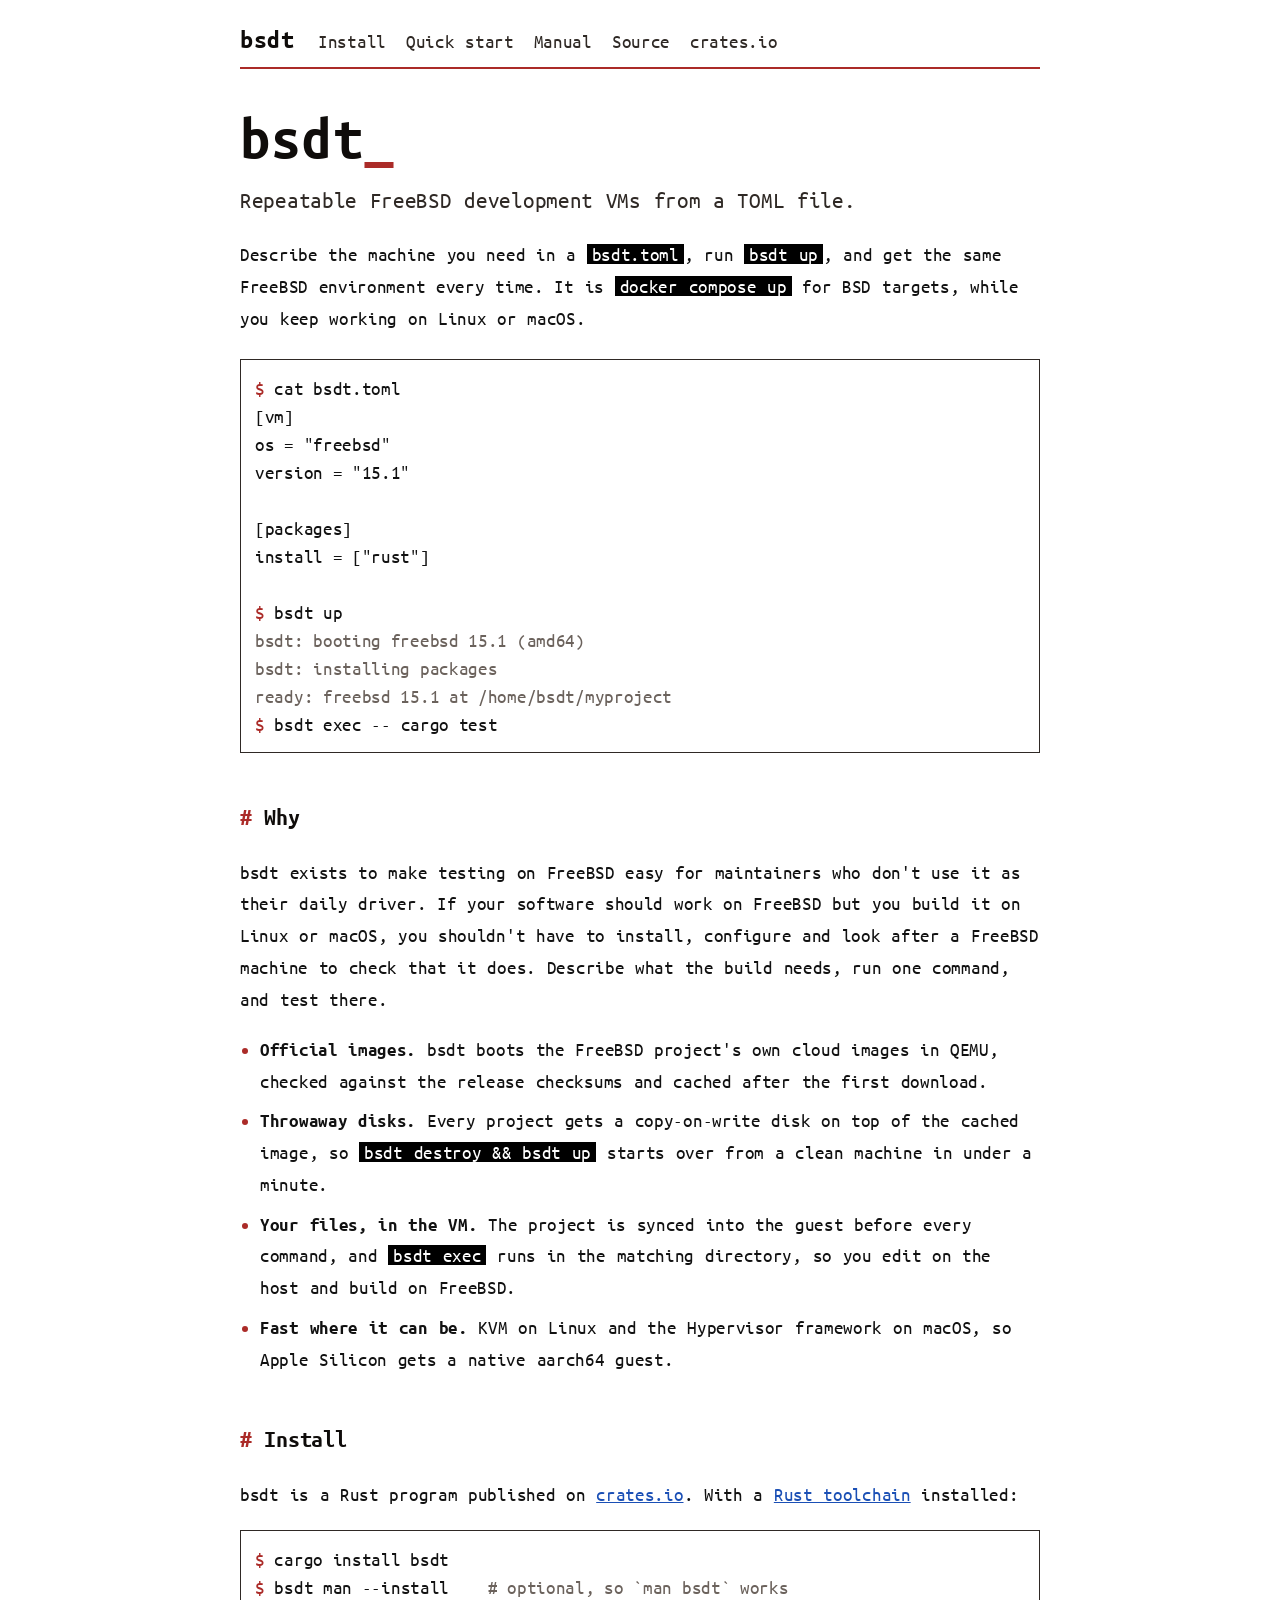
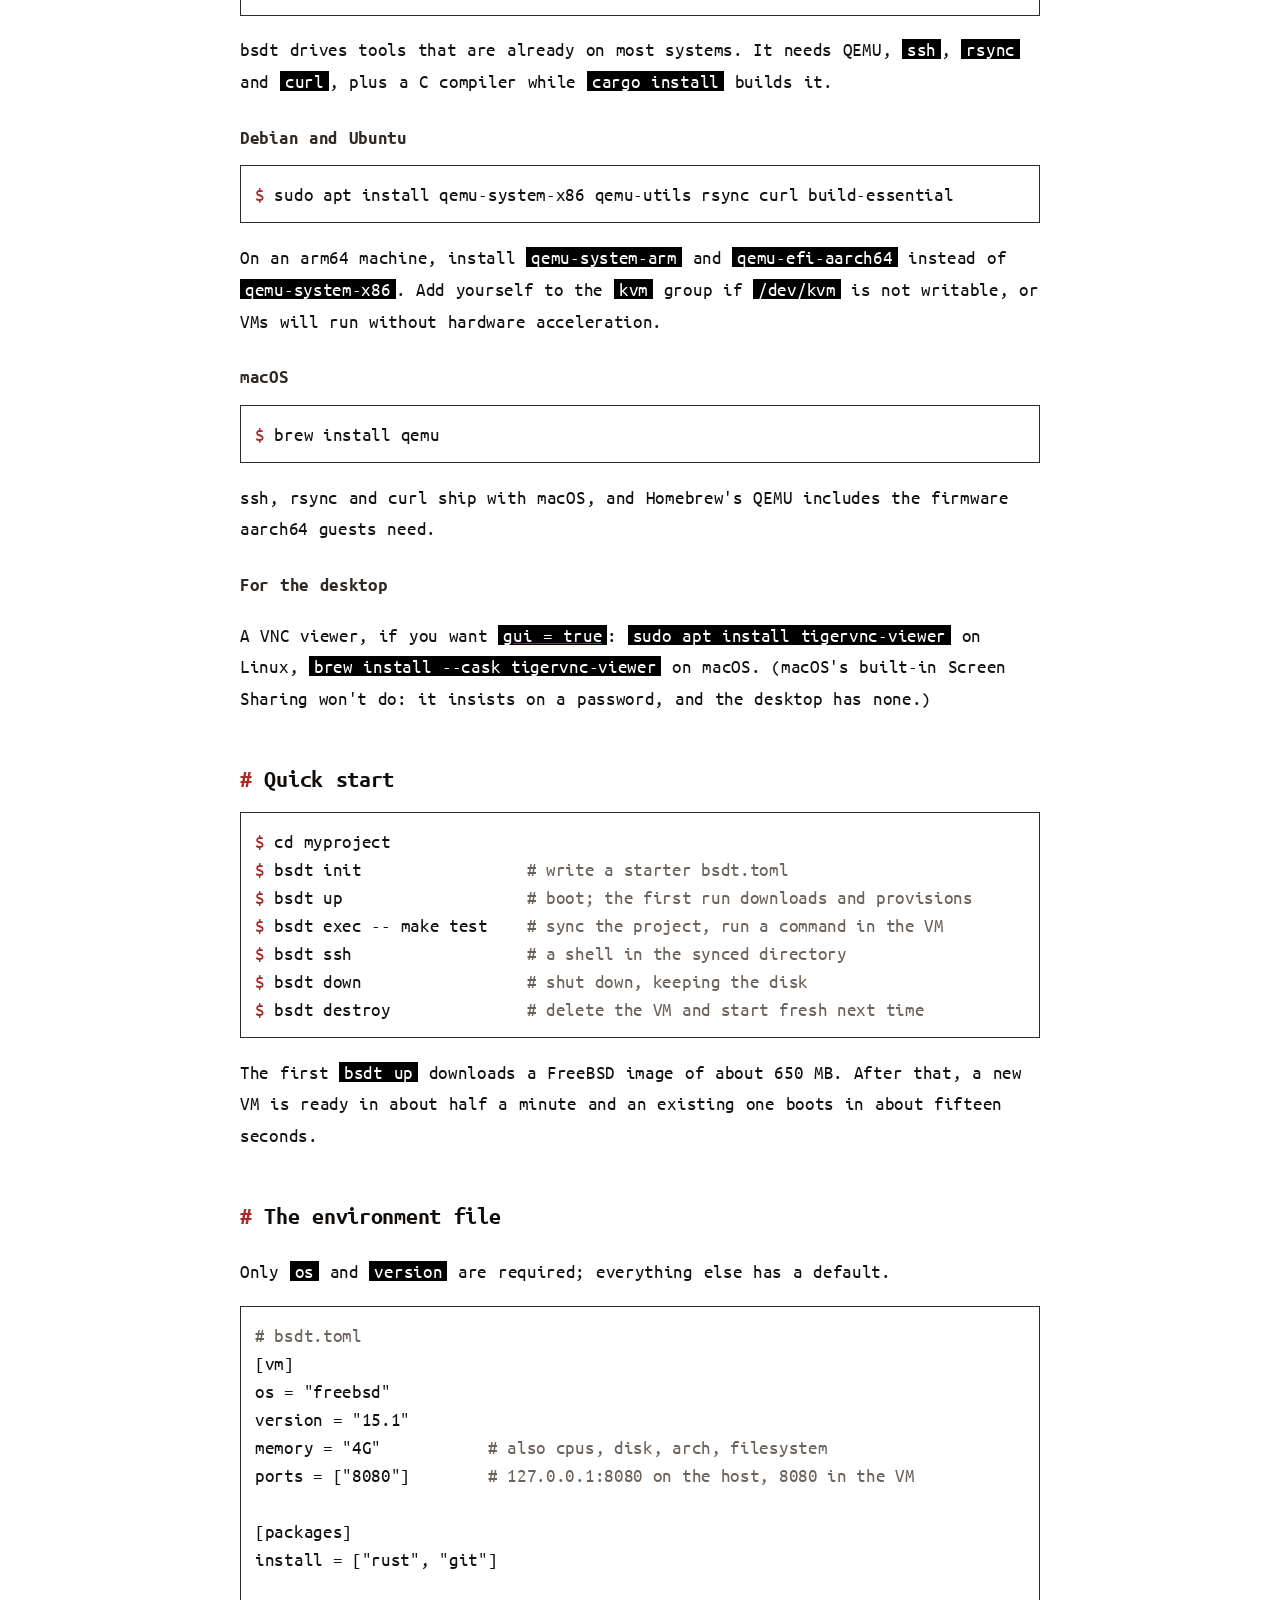
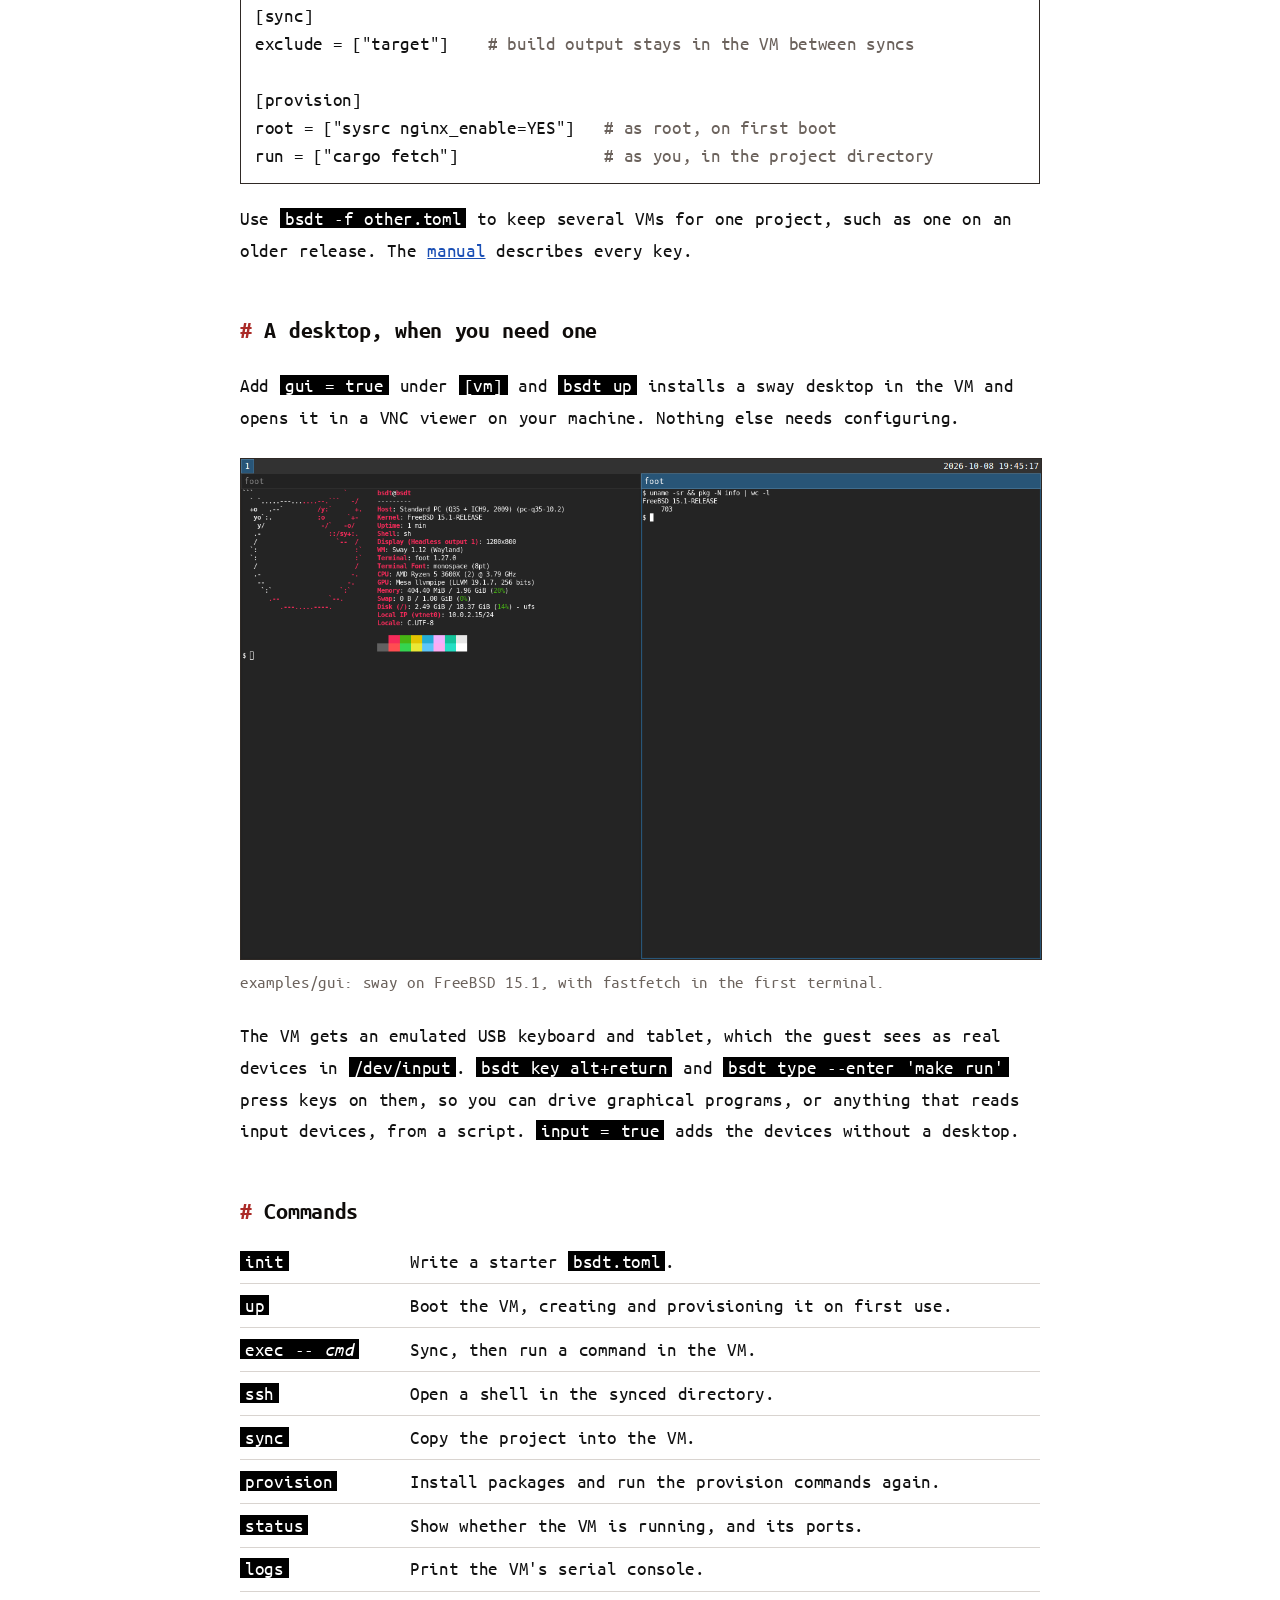
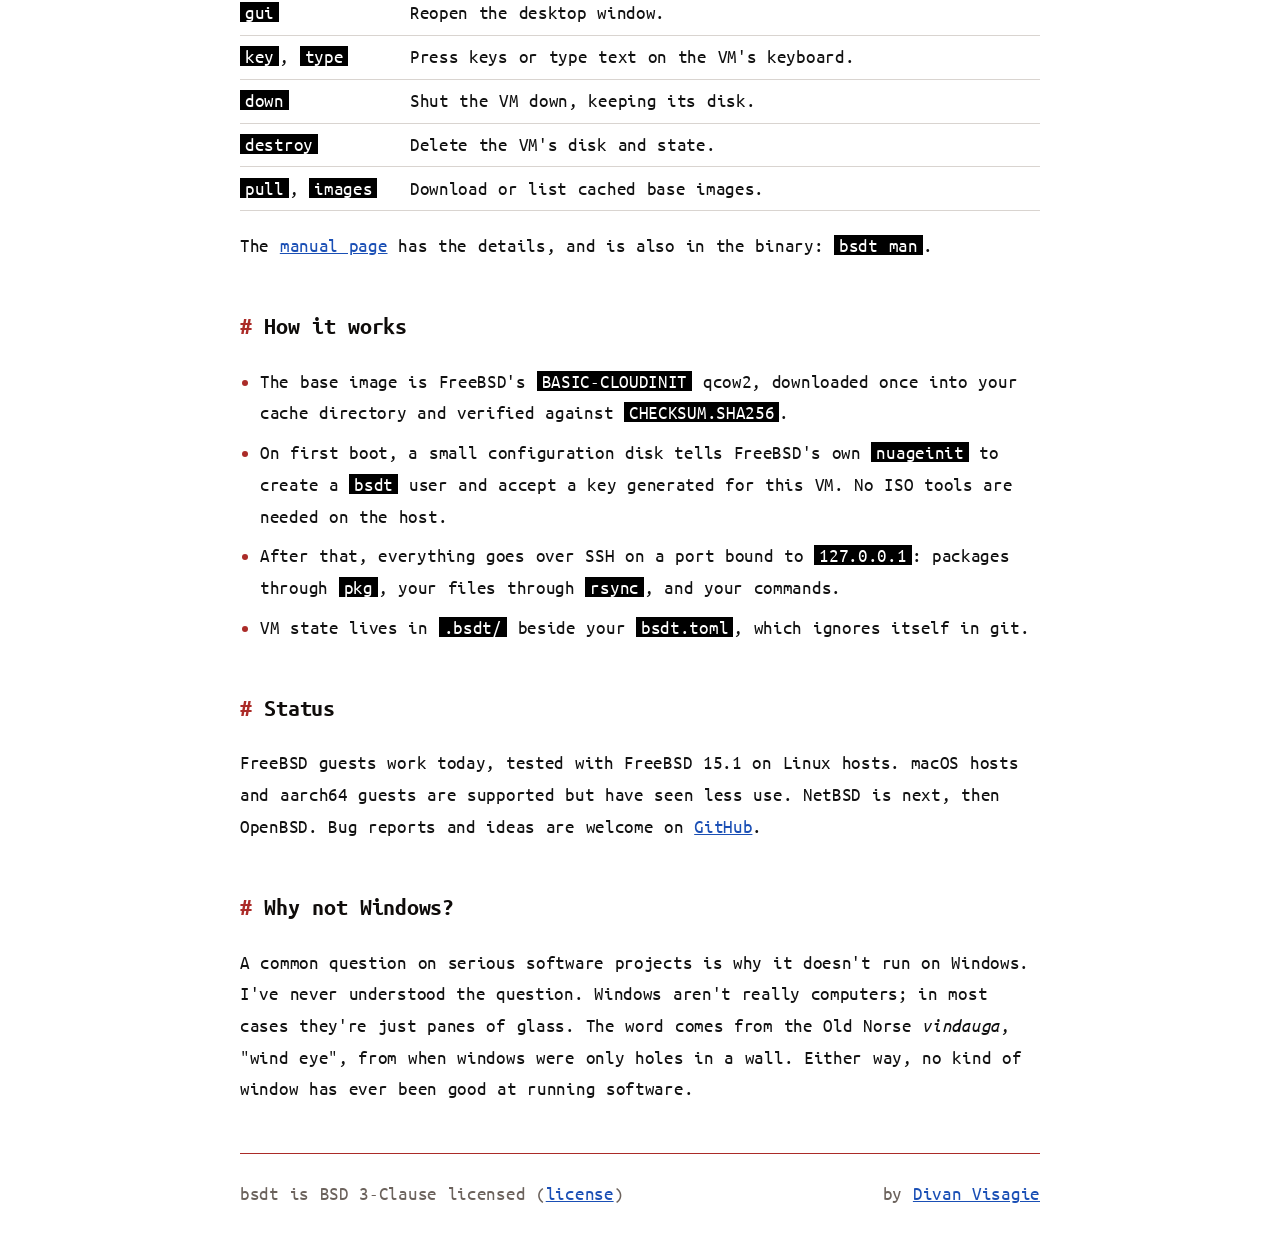
<file: docs/index.html>
<!DOCTYPE html>
<html lang="en">
<head>
  <meta charset="utf-8">
  <meta name="viewport" content="width=device-width, initial-scale=1.0">
  <meta name="description" content="bsdt boots repeatable FreeBSD development VMs from a TOML file, from Linux or macOS.">
  <title>bsdt: repeatable FreeBSD development VMs</title>
  <link rel="canonical" href="https://bsdt.divanv.com/">
  <!-- Link previews in chat apps and social sites. Image URLs must be absolute. -->
  <meta property="og:type" content="website">
  <meta property="og:site_name" content="bsdt">
  <meta property="og:title" content="bsdt: repeatable FreeBSD development VMs">
  <meta property="og:description" content="bsdt boots repeatable FreeBSD development VMs from a TOML file, from Linux or macOS.">
  <meta property="og:url" content="https://bsdt.divanv.com/">
  <meta property="og:image" content="https://bsdt.divanv.com/desktop.png">
  <meta property="og:image:width" content="1280">
  <meta property="og:image:height" content="800">
  <meta property="og:image:alt" content="A sway desktop running in a FreeBSD 15.1 VM started by bsdt, with fastfetch in a terminal.">
  <meta name="twitter:card" content="summary_large_image">
  <meta name="twitter:title" content="bsdt: repeatable FreeBSD development VMs">
  <meta name="twitter:description" content="bsdt boots repeatable FreeBSD development VMs from a TOML file, from Linux or macOS.">
  <meta name="twitter:image" content="https://bsdt.divanv.com/desktop.png">
  <link rel="preload" href="fonts/UbuntuMono-Regular.woff2" as="font" type="font/woff2" crossorigin>
  <link rel="stylesheet" href="style.css">
</head>
<body class="home">
<nav class="nav">
  <a class="nav-title" href="index.html">bsdt</a>
  <ul>
    <li><a href="index.html#install">Install</a></li>
    <li><a href="index.html#quick-start">Quick start</a></li>
    <li><a href="bsdt.1.html">Manual</a></li>
    <li><a href="https://github.com/divanvisagie/bsdt">Source</a></li>
    <li><a href="https://crates.io/crates/bsdt">crates.io</a></li>
  </ul>
</nav>
<main>
<header class="hero">
  <h1>bsdt</h1>
  <p class="tagline">Repeatable FreeBSD development VMs from a TOML file.</p>
  <p>
    Describe the machine you need in a <code>bsdt.toml</code>, run
    <code>bsdt up</code>, and get the same FreeBSD environment every time.
    It is <code>docker compose up</code> for BSD targets, while you keep
    working on Linux or macOS.
  </p>
</header>

<pre class="terminal"><span class="prompt">$</span> cat bsdt.toml
[vm]
os = "freebsd"
version = "15.1"

[packages]
install = ["rust"]

<span class="prompt">$</span> bsdt up
<span class="out">bsdt: booting freebsd 15.1 (amd64)
bsdt: installing packages
ready: freebsd 15.1 at /home/bsdt/myproject</span>
<span class="prompt">$</span> bsdt exec -- cargo test</pre>

<section id="why">
  <h2><a href="#why">Why</a></h2>
  <p>bsdt exists to make testing on FreeBSD easy for maintainers who don't
    use it as their daily driver. If your software should work on FreeBSD
    but you build it on Linux or macOS, you shouldn't have to install,
    configure and look after a FreeBSD machine to check that it does.
    Describe what the build needs, run one command, and test there.</p>
  <ul class="points">
    <li><strong>Official images.</strong> bsdt boots the FreeBSD project's
      own cloud images in QEMU, checked against the release checksums and
      cached after the first download.</li>
    <li><strong>Throwaway disks.</strong> Every project gets a copy-on-write
      disk on top of the cached image, so <code>bsdt destroy &amp;&amp; bsdt up</code>
      starts over from a clean machine in under a minute.</li>
    <li><strong>Your files, in the VM.</strong> The project is synced into
      the guest before every command, and <code>bsdt exec</code> runs in the
      matching directory, so you edit on the host and build on FreeBSD.</li>
    <li><strong>Fast where it can be.</strong> KVM on Linux and the
      Hypervisor framework on macOS, so Apple Silicon gets a native aarch64
      guest.</li>
  </ul>
</section>

<section id="install">
  <h2><a href="#install">Install</a></h2>
  <p>bsdt is a Rust program published on
    <a href="https://crates.io/crates/bsdt">crates.io</a>. With a
    <a href="https://rustup.rs">Rust toolchain</a> installed:</p>
  <pre><span class="prompt">$</span> cargo install bsdt
<span class="prompt">$</span> bsdt man --install    <span class="comment"># optional, so `man bsdt` works</span></pre>

  <p>bsdt drives tools that are already on most systems. It needs QEMU,
    <code>ssh</code>, <code>rsync</code> and <code>curl</code>, plus a C
    compiler while <code>cargo install</code> builds it.</p>

  <h3>Debian and Ubuntu</h3>
  <pre><span class="prompt">$</span> sudo apt install qemu-system-x86 qemu-utils rsync curl build-essential</pre>
  <p>On an arm64 machine, install <code>qemu-system-arm</code> and
    <code>qemu-efi-aarch64</code> instead of <code>qemu-system-x86</code>.
    Add yourself to the <code>kvm</code> group if
    <code>/dev/kvm</code> is not writable, or VMs will run without
    hardware acceleration.</p>

  <h3>macOS</h3>
  <pre><span class="prompt">$</span> brew install qemu</pre>
  <p>ssh, rsync and curl ship with macOS, and Homebrew's QEMU includes
    the firmware aarch64 guests need.</p>

  <h3>For the desktop</h3>
  <p>A VNC viewer, if you want <a href="#desktop"><code>gui = true</code></a>:
    <code>sudo apt install tigervnc-viewer</code> on Linux,
    <code>brew install --cask tigervnc-viewer</code> on macOS. (macOS's
    built-in Screen Sharing won't do: it insists on a password, and the
    desktop has none.)</p>
</section>

<section id="quick-start">
  <h2><a href="#quick-start">Quick start</a></h2>
  <pre><span class="prompt">$</span> cd myproject
<span class="prompt">$</span> bsdt init                 <span class="comment"># write a starter bsdt.toml</span>
<span class="prompt">$</span> bsdt up                   <span class="comment"># boot; the first run downloads and provisions</span>
<span class="prompt">$</span> bsdt exec -- make test    <span class="comment"># sync the project, run a command in the VM</span>
<span class="prompt">$</span> bsdt ssh                  <span class="comment"># a shell in the synced directory</span>
<span class="prompt">$</span> bsdt down                 <span class="comment"># shut down, keeping the disk</span>
<span class="prompt">$</span> bsdt destroy              <span class="comment"># delete the VM and start fresh next time</span></pre>
  <p>The first <code>bsdt up</code> downloads a FreeBSD image of about
    650&nbsp;MB. After that, a new VM is ready in about half a minute and
    an existing one boots in about fifteen seconds.</p>
</section>

<section id="config">
  <h2><a href="#config">The environment file</a></h2>
  <p>Only <code>os</code> and <code>version</code> are required; everything
    else has a default.</p>
  <pre><span class="comment"># bsdt.toml</span>
[vm]
os = "freebsd"
version = "15.1"
memory = "4G"           <span class="comment"># also cpus, disk, arch, filesystem</span>
ports = ["8080"]        <span class="comment"># 127.0.0.1:8080 on the host, 8080 in the VM</span>

[packages]
install = ["rust", "git"]

[sync]
exclude = ["target"]    <span class="comment"># build output stays in the VM between syncs</span>

[provision]
root = ["sysrc nginx_enable=YES"]   <span class="comment"># as root, on first boot</span>
run = ["cargo fetch"]               <span class="comment"># as you, in the project directory</span></pre>
  <p>Use <code>bsdt -f other.toml</code> to keep several VMs for one project,
    such as one on an older release. The
    <a href="bsdt.1.html#ENVIRONMENT_FILE">manual</a> describes every key.</p>
</section>

<section id="desktop">
  <h2><a href="#desktop">A desktop, when you need one</a></h2>
  <p>Add <code>gui = true</code> under <code>[vm]</code> and
    <code>bsdt up</code> installs a sway desktop in the VM and opens it in a
    VNC viewer on your machine. Nothing else needs configuring.</p>
  <figure>
    <img src="desktop.png" width="1280" height="800"
         alt="A sway desktop running in a FreeBSD 15.1 VM with two foot terminals. The left one shows fastfetch: FreeBSD 15.1-RELEASE, Sway 1.12 on a 1280x800 headless output, rendered by Mesa llvmpipe. The right one shows uname -sr printing FreeBSD 15.1-RELEASE.">
    <figcaption>examples/gui: sway on FreeBSD 15.1, with fastfetch in the
      first terminal.</figcaption>
  </figure>
  <p>The VM gets an emulated USB keyboard and tablet, which the guest sees
    as real devices in <code>/dev/input</code>. <code>bsdt key alt+return</code>
    and <code>bsdt type --enter 'make run'</code> press keys on them, so you
    can drive graphical programs, or anything that reads input devices,
    from a script. <code>input = true</code> adds the devices without a
    desktop.</p>
</section>

<section id="commands">
  <h2><a href="#commands">Commands</a></h2>
  <table>
    <tr><td><code>init</code></td><td>Write a starter <code>bsdt.toml</code>.</td></tr>
    <tr><td><code>up</code></td><td>Boot the VM, creating and provisioning it on first use.</td></tr>
    <tr><td><code>exec -- <var>cmd</var></code></td><td>Sync, then run a command in the VM.</td></tr>
    <tr><td><code>ssh</code></td><td>Open a shell in the synced directory.</td></tr>
    <tr><td><code>sync</code></td><td>Copy the project into the VM.</td></tr>
    <tr><td><code>provision</code></td><td>Install packages and run the provision commands again.</td></tr>
    <tr><td><code>status</code></td><td>Show whether the VM is running, and its ports.</td></tr>
    <tr><td><code>logs</code></td><td>Print the VM's serial console.</td></tr>
    <tr><td><code>gui</code></td><td>Reopen the desktop window.</td></tr>
    <tr><td><code>key</code>, <code>type</code></td><td>Press keys or type text on the VM's keyboard.</td></tr>
    <tr><td><code>down</code></td><td>Shut the VM down, keeping its disk.</td></tr>
    <tr><td><code>destroy</code></td><td>Delete the VM's disk and state.</td></tr>
    <tr><td><code>pull</code>, <code>images</code></td><td>Download or list cached base images.</td></tr>
  </table>
  <p>The <a href="bsdt.1.html">manual page</a> has the details, and is also
    in the binary: <code>bsdt man</code>.</p>
</section>

<section id="how">
  <h2><a href="#how">How it works</a></h2>
  <ul class="points">
    <li>The base image is FreeBSD's <code>BASIC-CLOUDINIT</code> qcow2,
      downloaded once into your cache directory and verified against
      <code>CHECKSUM.SHA256</code>.</li>
    <li>On first boot, a small configuration disk tells FreeBSD's own
      <code>nuageinit</code> to create a <code>bsdt</code> user and accept a
      key generated for this VM. No ISO tools are needed on the host.</li>
    <li>After that, everything goes over SSH on a port bound to
      <code>127.0.0.1</code>: packages through <code>pkg</code>, your files
      through <code>rsync</code>, and your commands.</li>
    <li>VM state lives in <code>.bsdt/</code> beside your
      <code>bsdt.toml</code>, which ignores itself in git.</li>
  </ul>
</section>

<section id="status">
  <h2><a href="#status">Status</a></h2>
  <p>FreeBSD guests work today, tested with FreeBSD 15.1 on Linux hosts.
    macOS hosts and aarch64 guests are supported but have seen less use.
    NetBSD is next, then OpenBSD. Bug reports and ideas are welcome on
    <a href="https://github.com/divanvisagie/bsdt/issues">GitHub</a>.</p>
</section>

<section id="windows">
  <h2><a href="#windows">Why not Windows?</a></h2>
  <p>A common question on serious software projects is why it doesn't run
    on Windows. I've never understood the question. Windows aren't really
    computers; in most cases they're just panes of glass. The word comes
    from the Old Norse <i>vindauga</i>, "wind eye", from when windows were
    only holes in a wall. Either way, no kind of window has ever been good
    at running software.</p>
</section>
</main>
<footer class="footer">
  <span>bsdt is BSD 3-Clause licensed (<a href="LICENSE.html">license</a>)</span>
  <span>by <a href="https://divanv.com">Divan Visagie</a></span>
</footer>
</body>
</html>
</file>
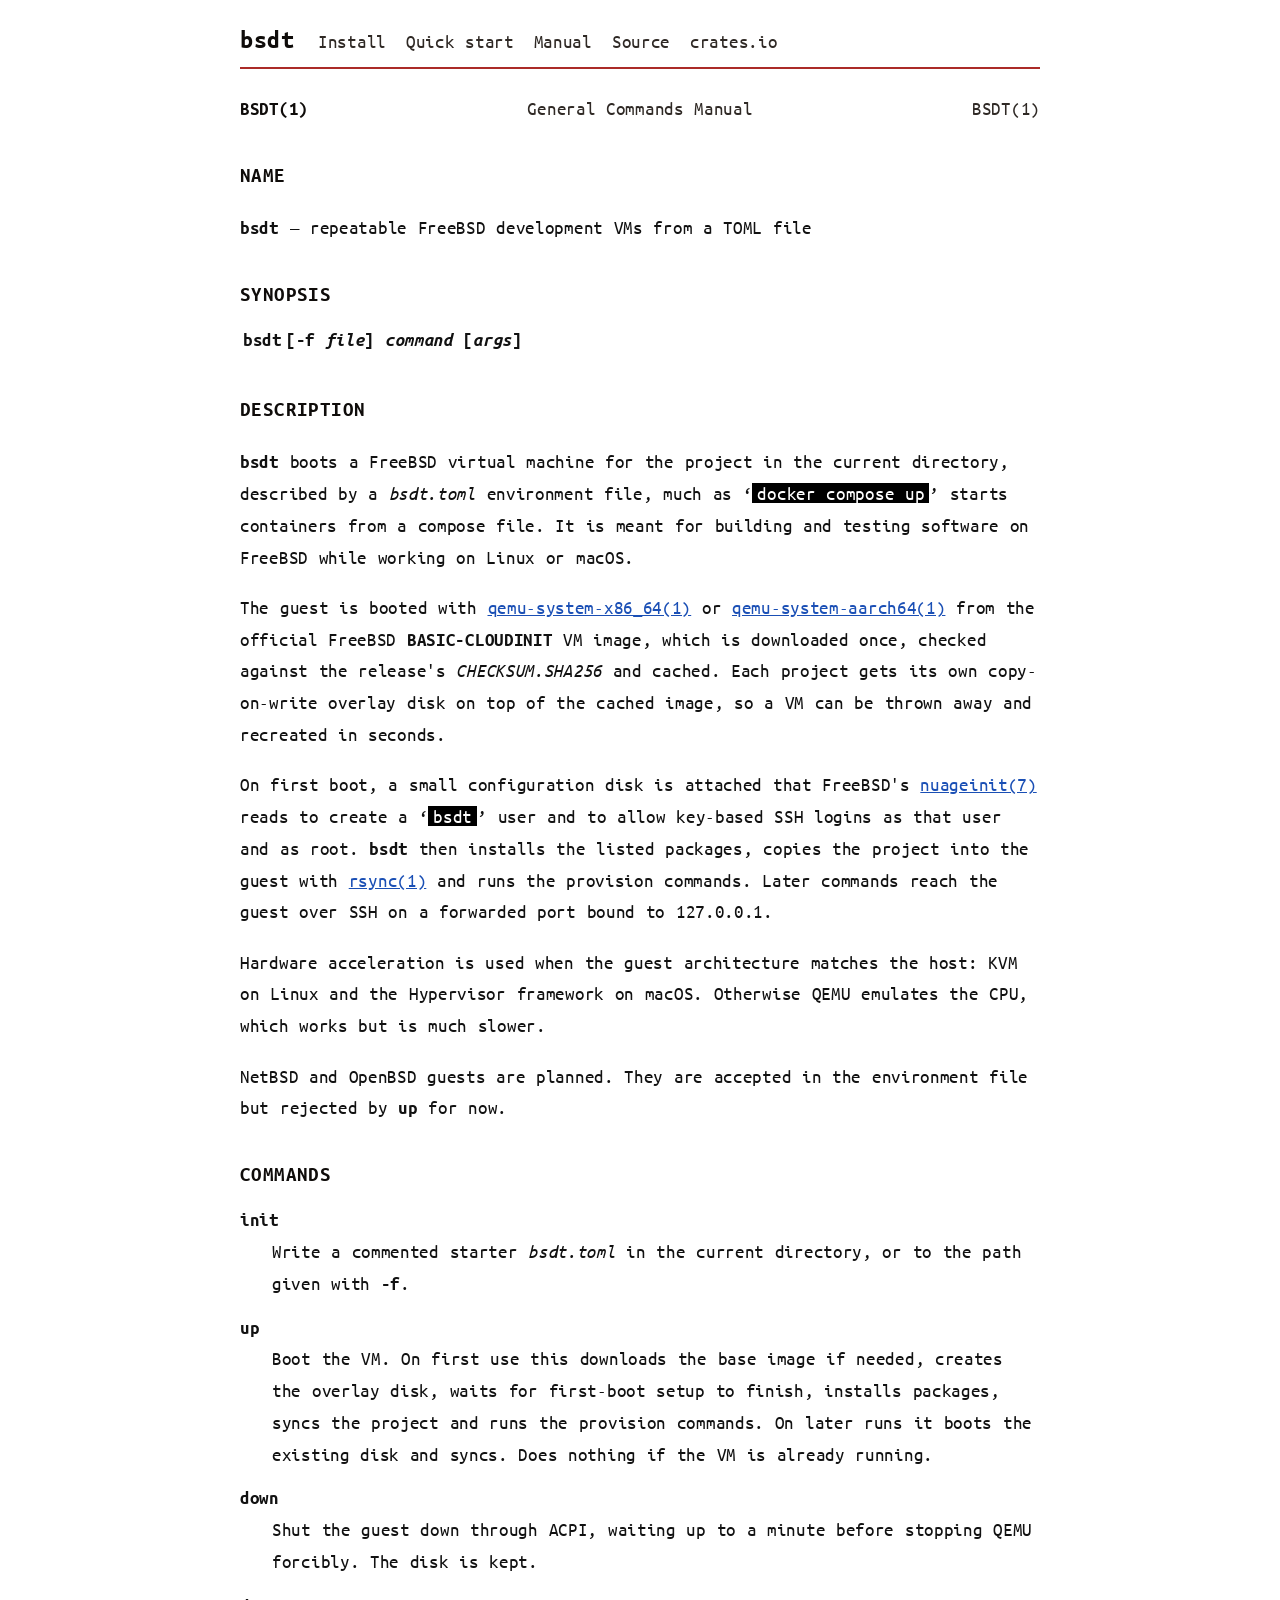
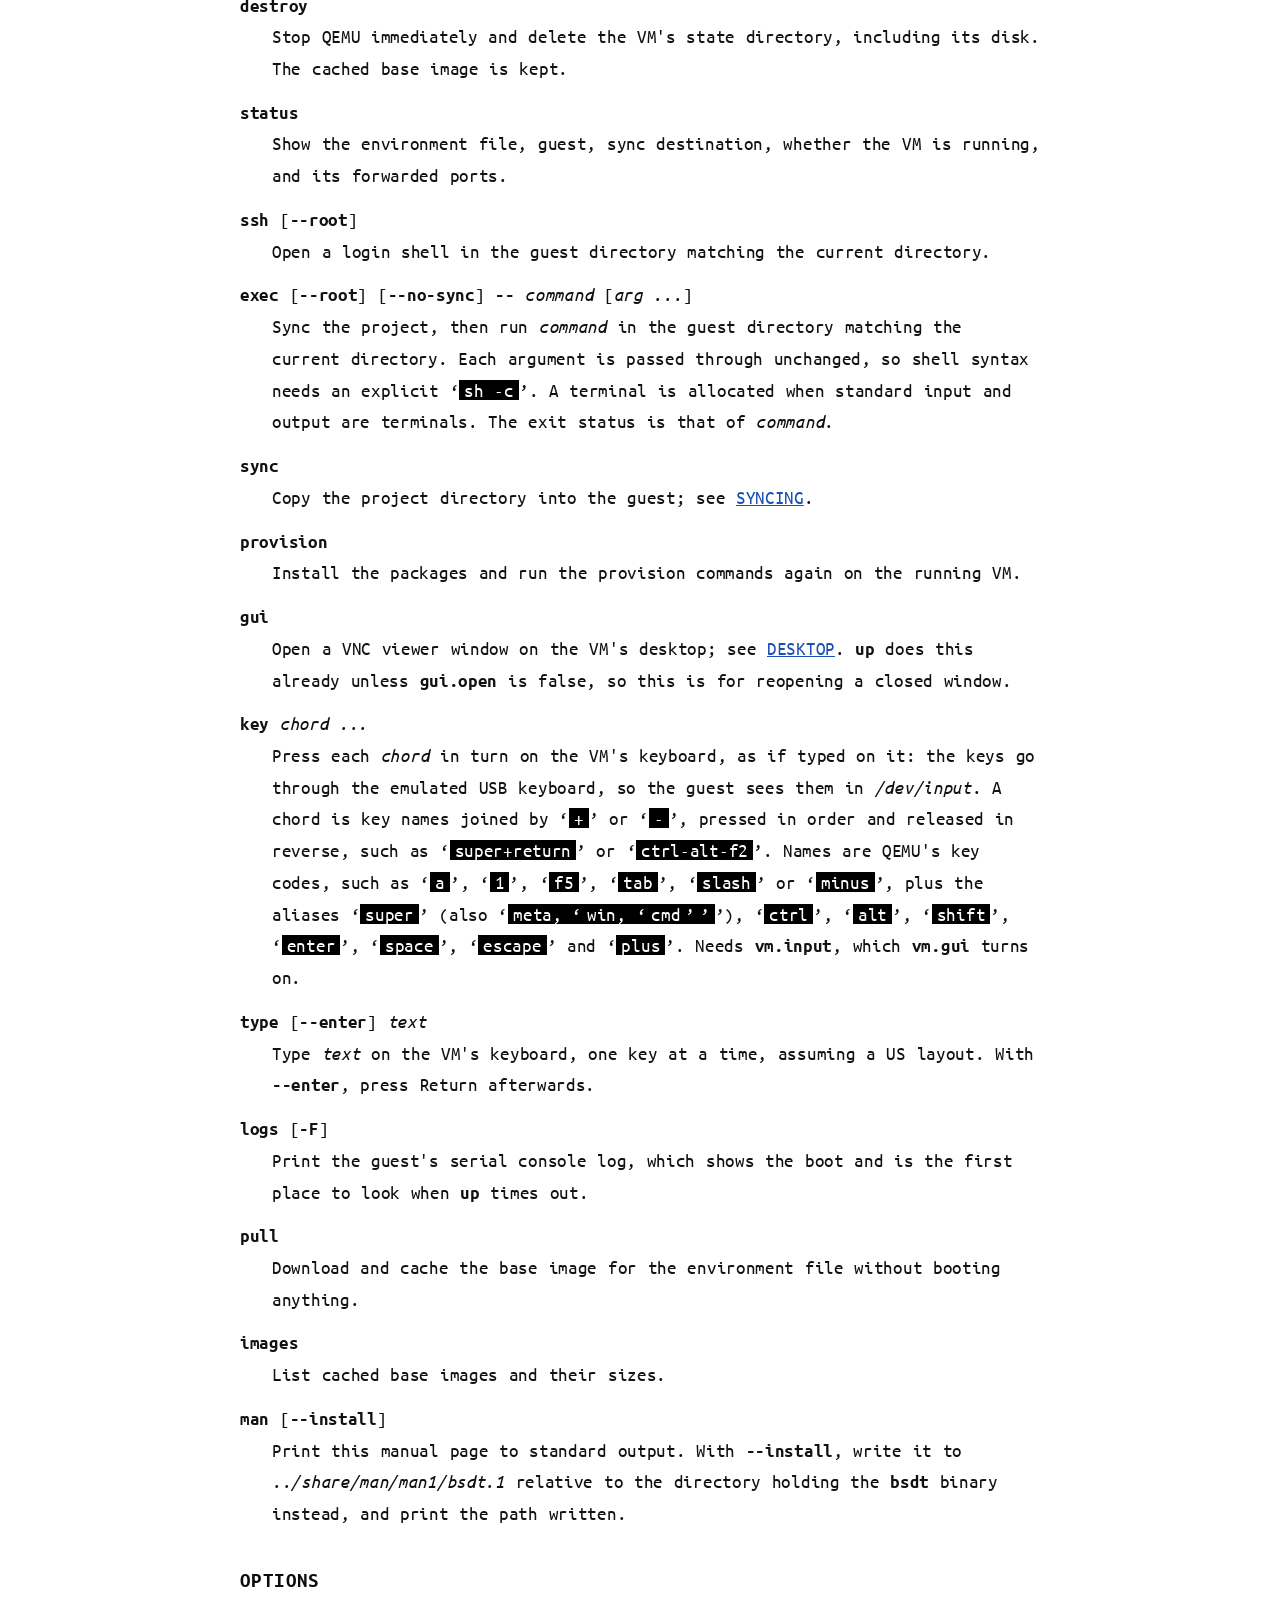
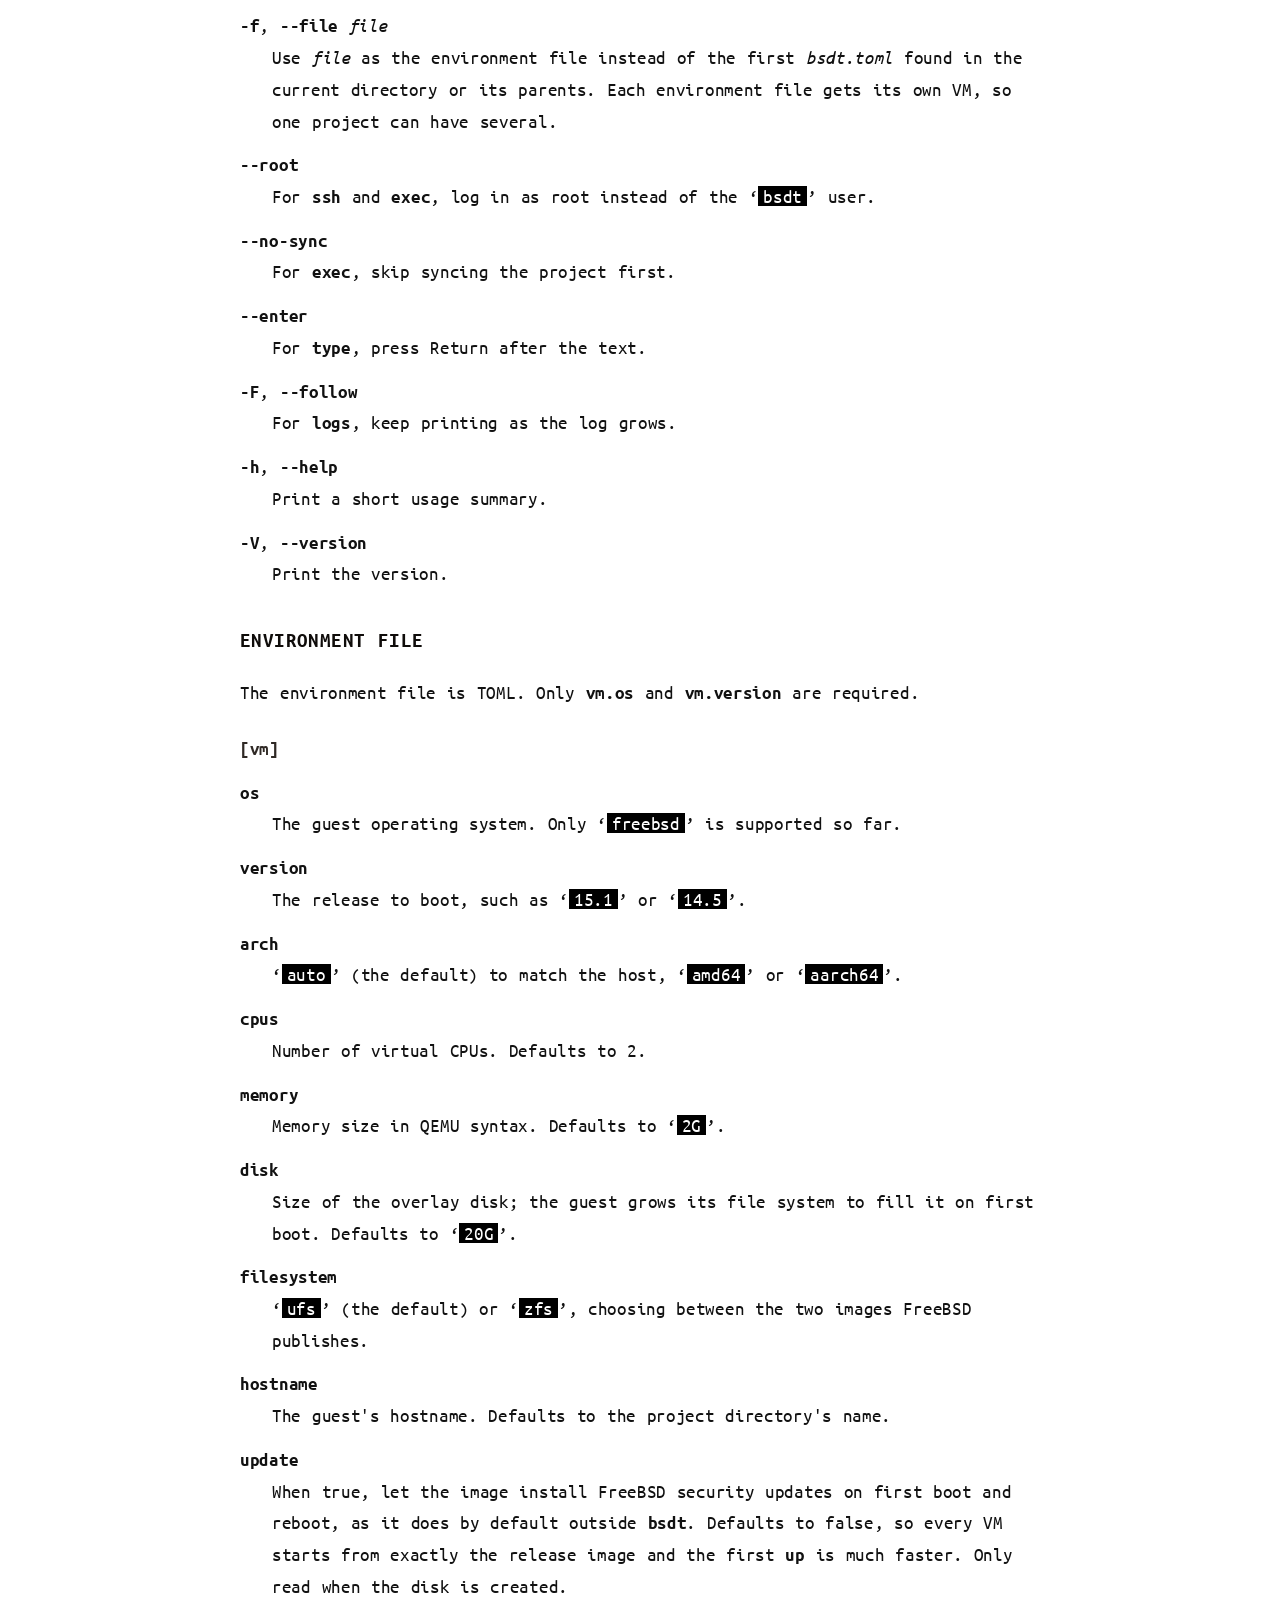
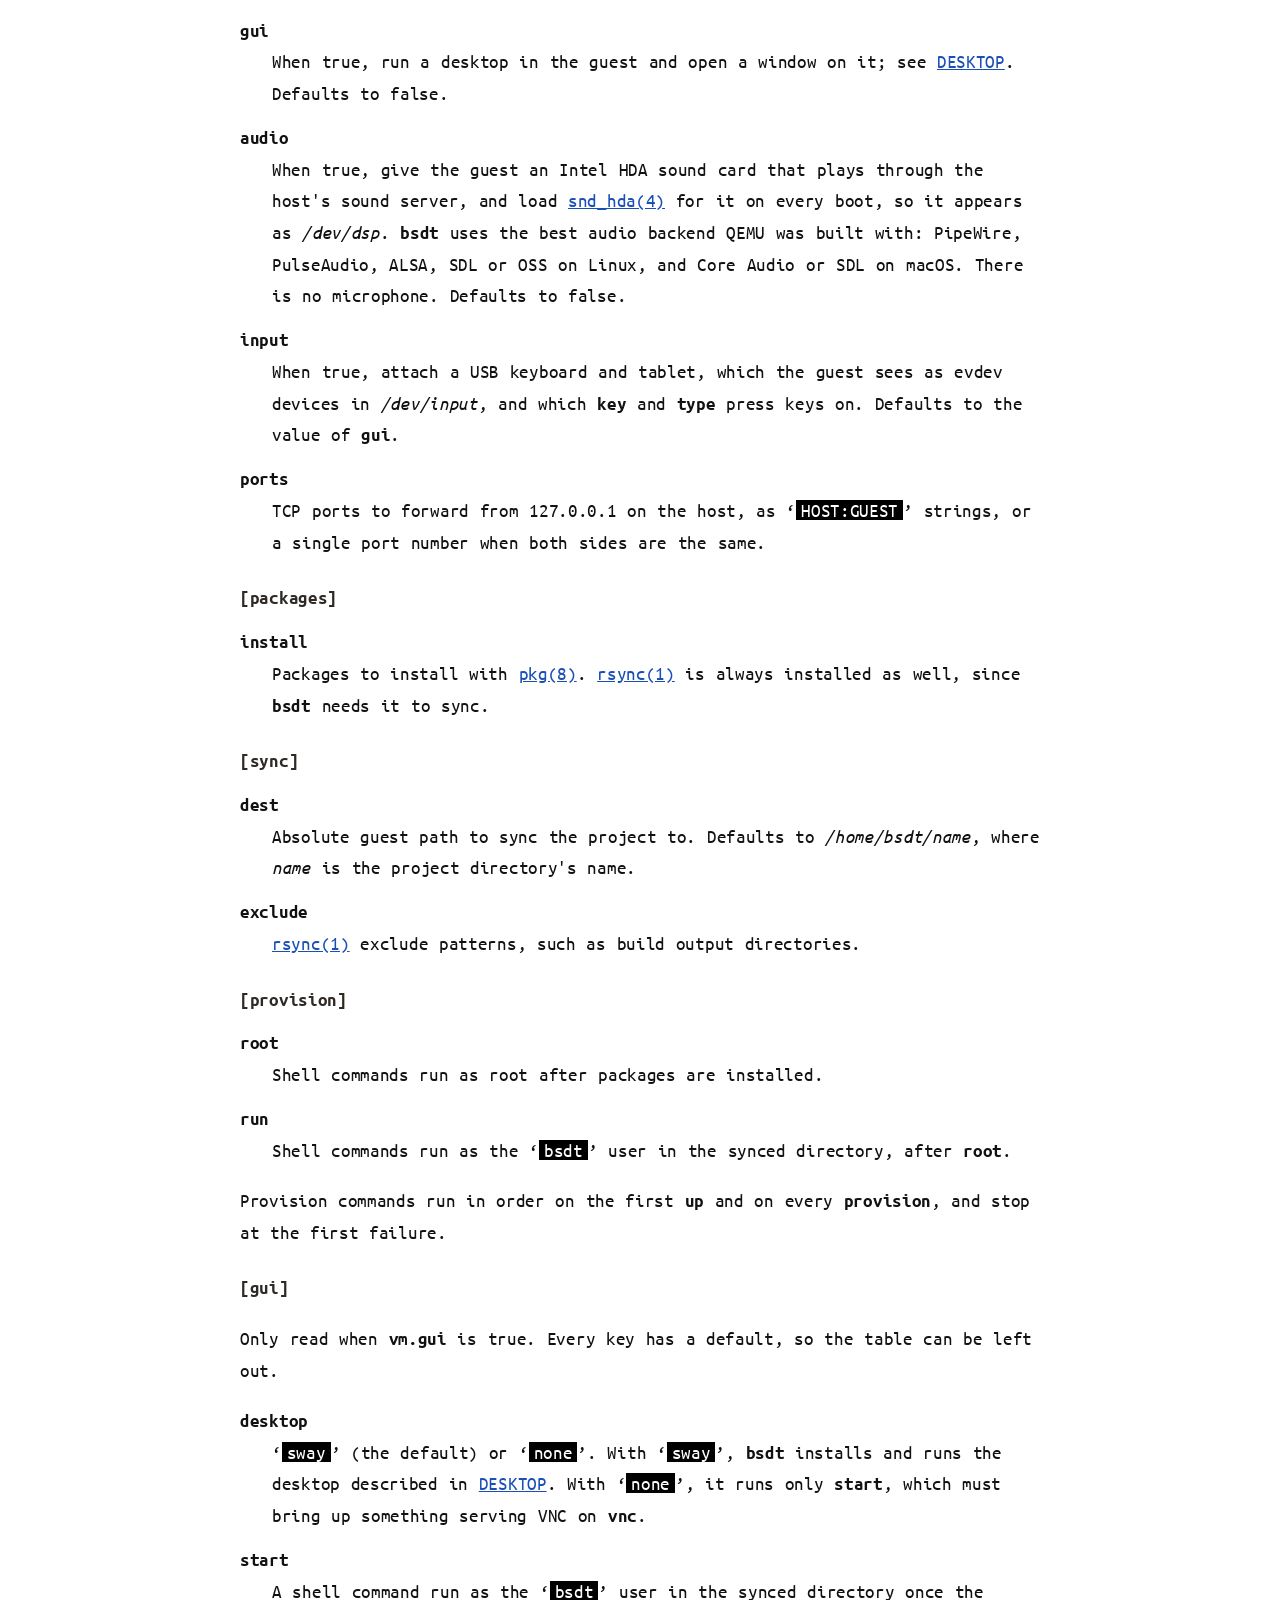
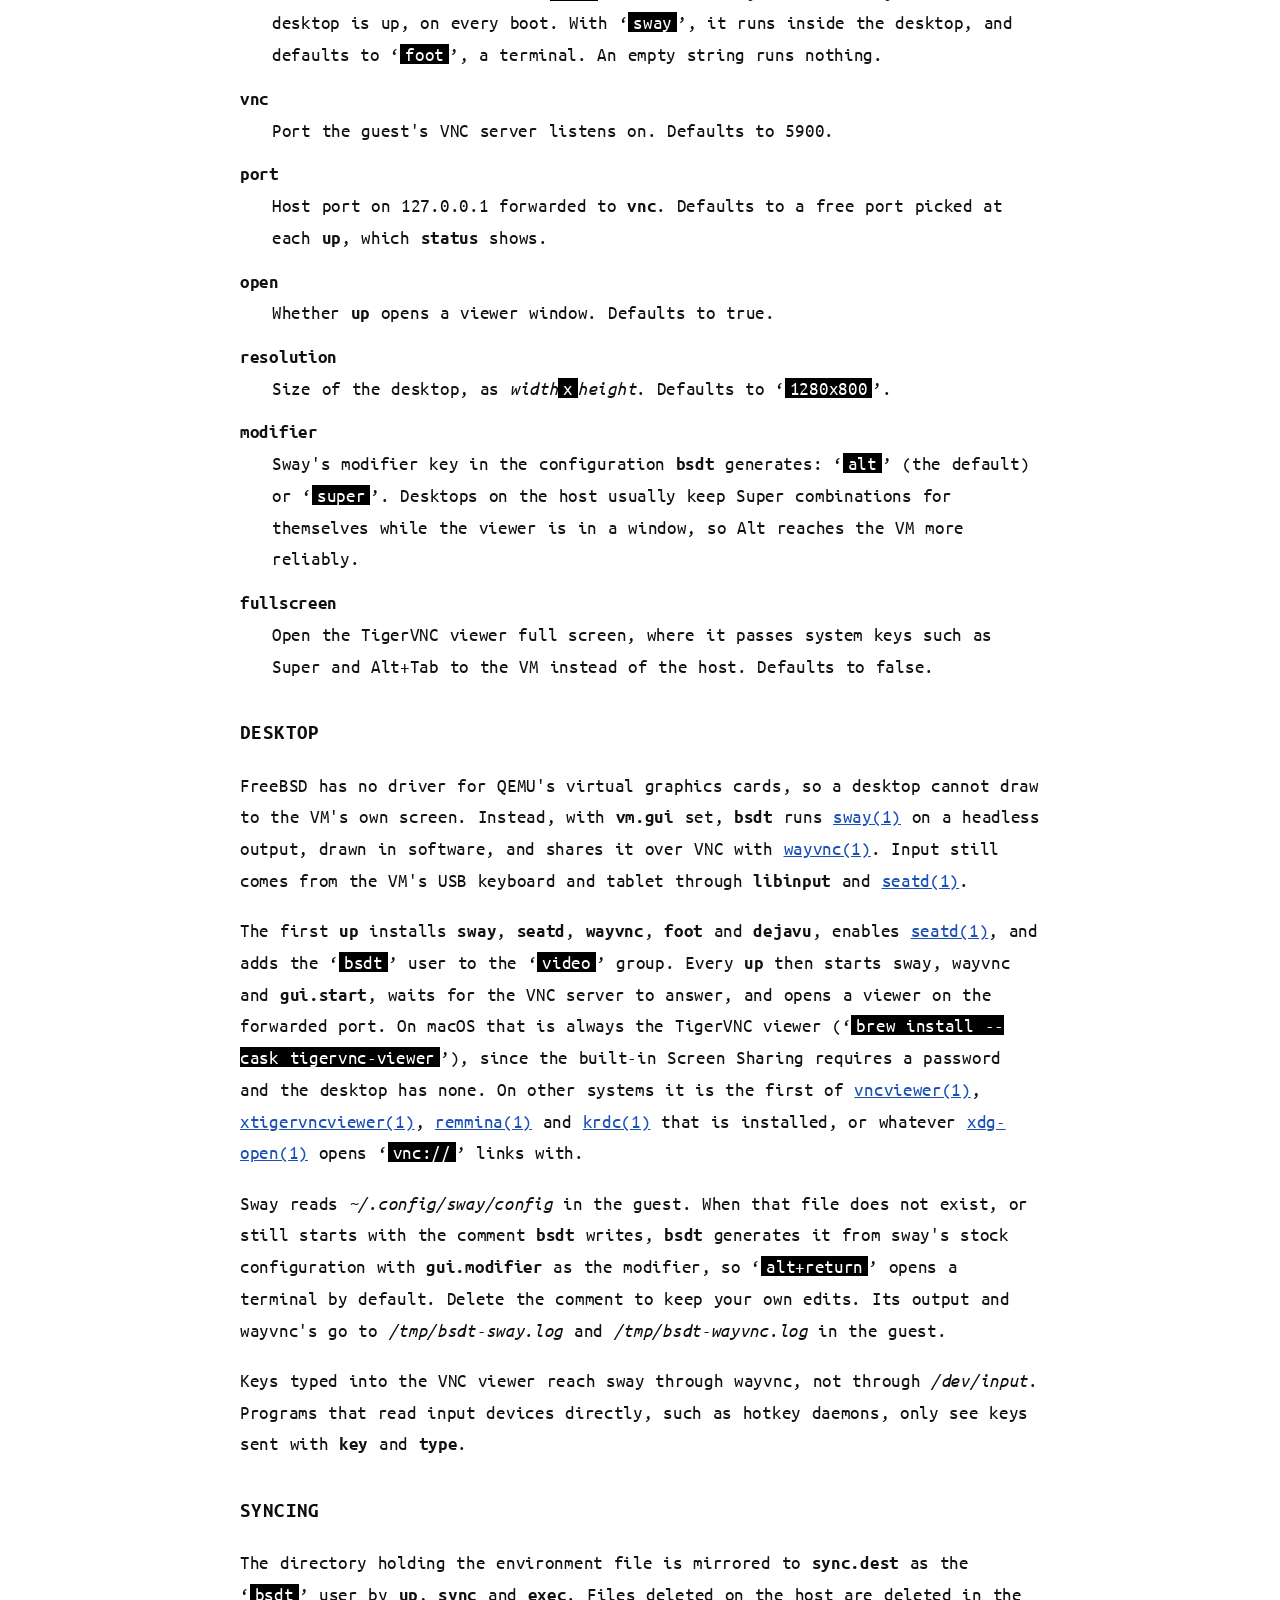
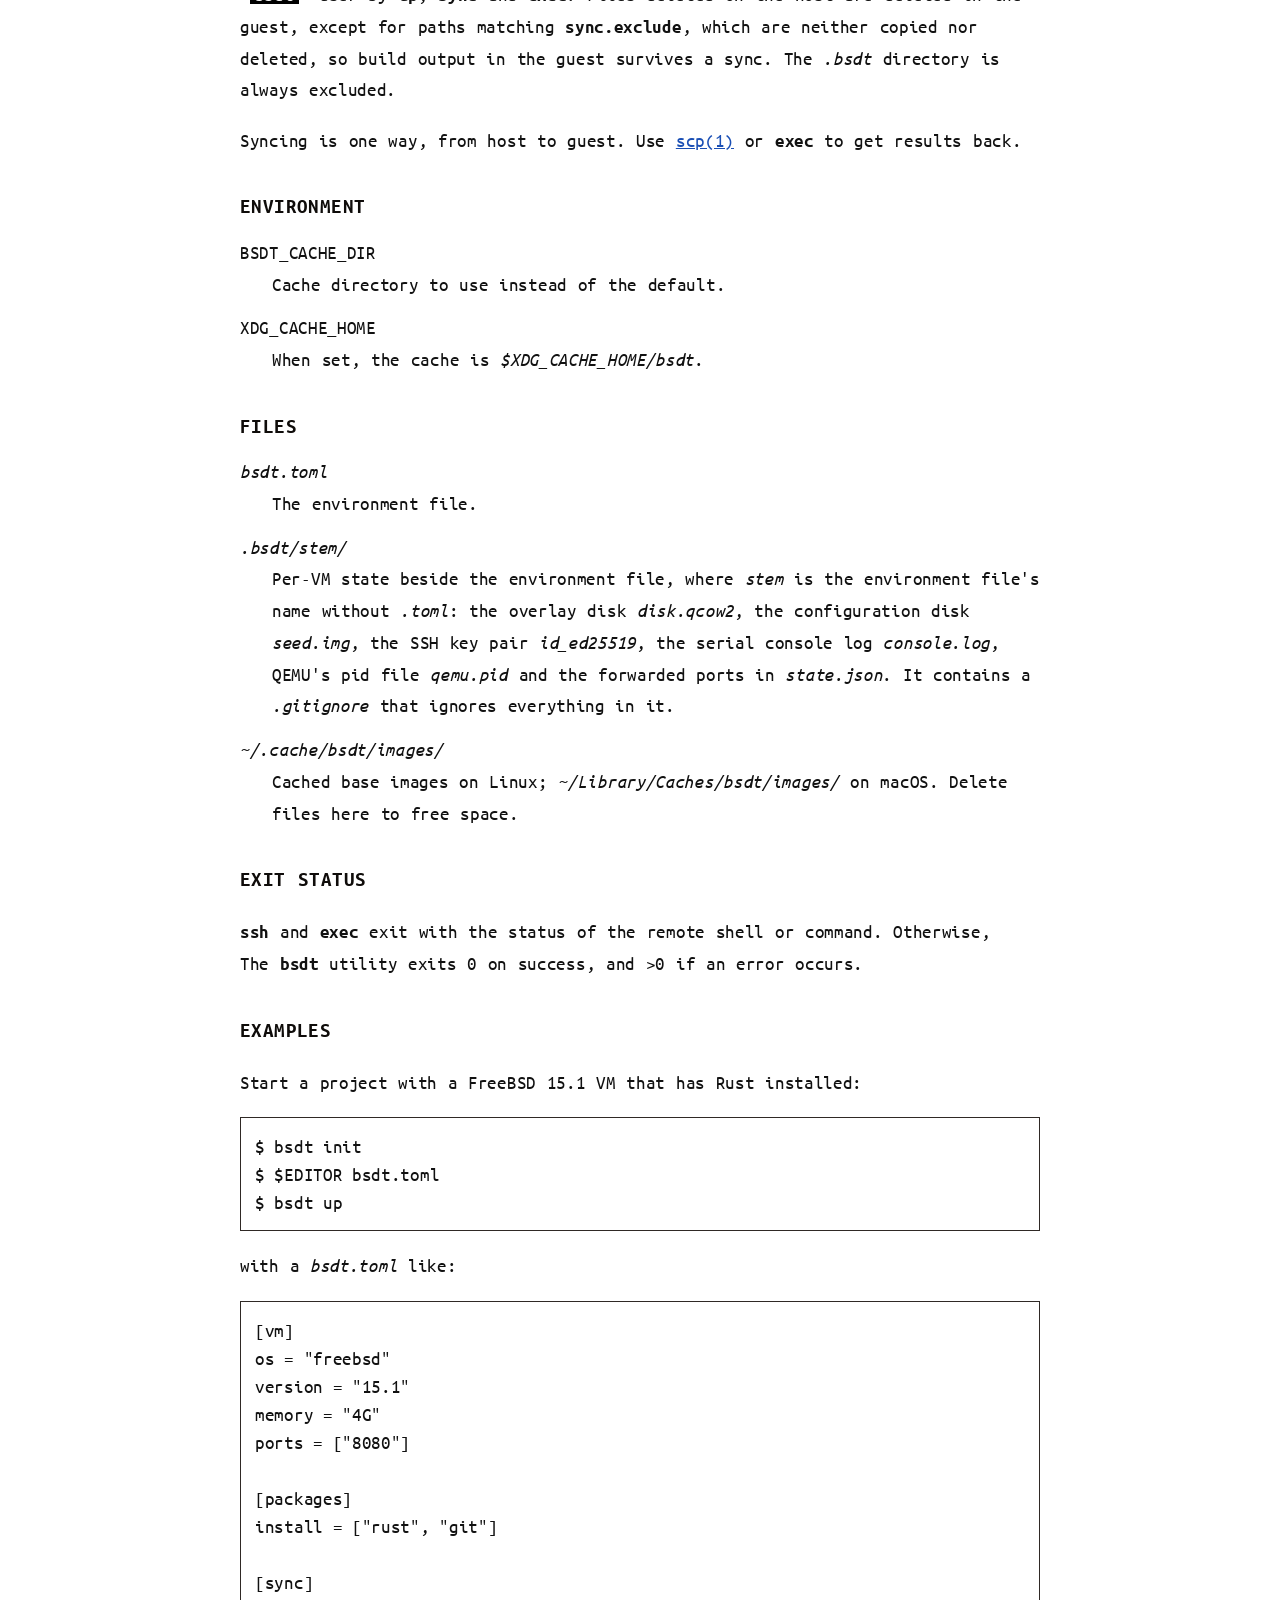
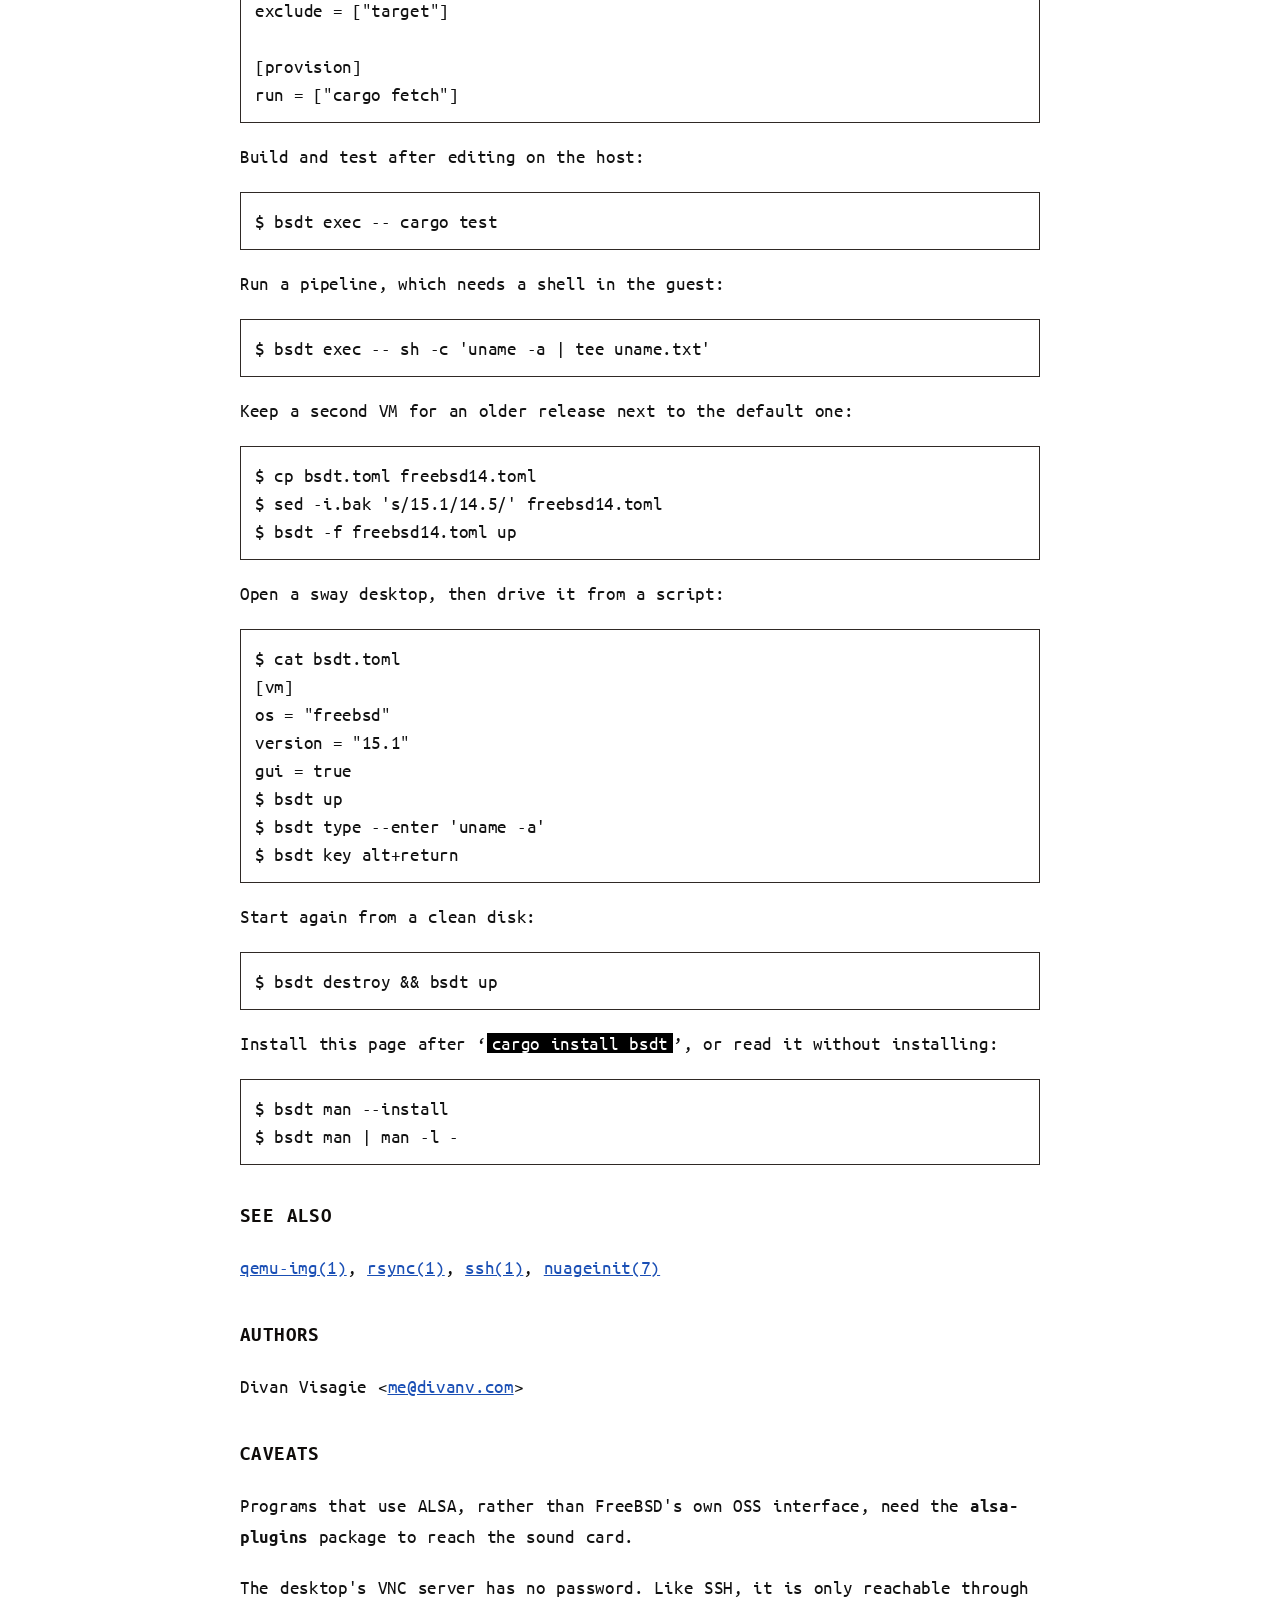
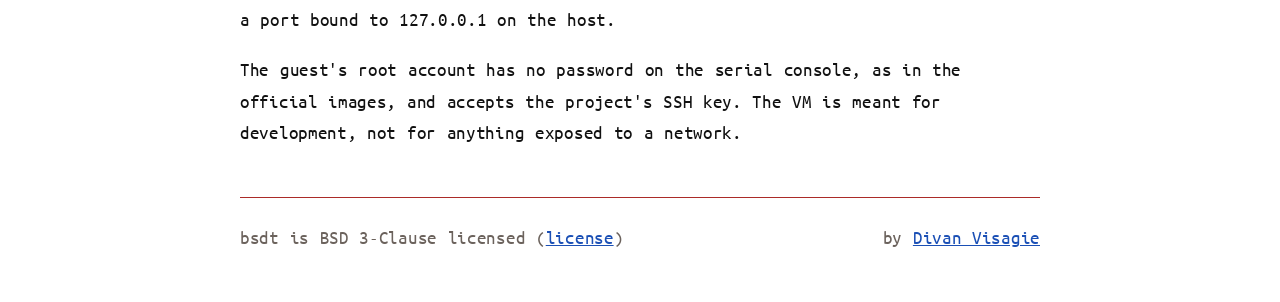
<file: docs/bsdt.1.html>
<!DOCTYPE html>
<html lang="en">
<head>
  <meta charset="utf-8">
  <meta name="viewport" content="width=device-width, initial-scale=1.0">
  <meta name="description" content="bsdt boots repeatable FreeBSD development VMs from a TOML file, from Linux or macOS.">
  <title>bsdt(1) manual page</title>
  <link rel="canonical" href="https://bsdt.divanv.com/bsdt.1.html">
  <!-- Link previews in chat apps and social sites. Image URLs must be absolute. -->
  <meta property="og:type" content="website">
  <meta property="og:site_name" content="bsdt">
  <meta property="og:title" content="bsdt(1) manual page">
  <meta property="og:description" content="bsdt boots repeatable FreeBSD development VMs from a TOML file, from Linux or macOS.">
  <meta property="og:url" content="https://bsdt.divanv.com/bsdt.1.html">
  <meta property="og:image" content="https://bsdt.divanv.com/desktop.png">
  <meta property="og:image:width" content="1280">
  <meta property="og:image:height" content="800">
  <meta property="og:image:alt" content="A sway desktop running in a FreeBSD 15.1 VM started by bsdt, with fastfetch in a terminal.">
  <meta name="twitter:card" content="summary_large_image">
  <meta name="twitter:title" content="bsdt(1) manual page">
  <meta name="twitter:description" content="bsdt boots repeatable FreeBSD development VMs from a TOML file, from Linux or macOS.">
  <meta name="twitter:image" content="https://bsdt.divanv.com/desktop.png">
  <link rel="preload" href="fonts/UbuntuMono-Regular.woff2" as="font" type="font/woff2" crossorigin>
  <link rel="stylesheet" href="style.css">
</head>
<body class="manual">
<nav class="nav">
  <a class="nav-title" href="index.html">bsdt</a>
  <ul>
    <li><a href="index.html#install">Install</a></li>
    <li><a href="index.html#quick-start">Quick start</a></li>
    <li><a href="bsdt.1.html">Manual</a></li>
    <li><a href="https://github.com/divanvisagie/bsdt">Source</a></li>
    <li><a href="https://crates.io/crates/bsdt">crates.io</a></li>
  </ul>
</nav>
<main>
<table class="head">
  <tr>
    <td class="head-ltitle">BSDT(1)</td>
    <td class="head-vol">General Commands Manual</td>
    <td class="head-rtitle">BSDT(1)</td>
  </tr>
</table>
<div class="manual-text">
<section class="Sh">
<h1 class="Sh" id="NAME"><a class="permalink" href="#NAME">NAME</a></h1>
<p class="Pp"><code class="Nm">bsdt</code> &#x2014; <span class="Nd">repeatable
    FreeBSD development VMs from a TOML file</span></p>
</section>
<section class="Sh">
<h1 class="Sh" id="SYNOPSIS"><a class="permalink" href="#SYNOPSIS">SYNOPSIS</a></h1>
<table class="Nm">
  <tr>
    <td><code class="Nm">bsdt</code></td>
    <td>[<code class="Fl">-f</code> <var class="Ar">file</var>]
      <var class="Ar">command</var> [<var class="Ar">args</var>]</td>
  </tr>
</table>
</section>
<section class="Sh">
<h1 class="Sh" id="DESCRIPTION"><a class="permalink" href="#DESCRIPTION">DESCRIPTION</a></h1>
<p class="Pp"><code class="Nm">bsdt</code> boots a FreeBSD virtual machine for
    the project in the current directory, described by a
    <span class="Pa">bsdt.toml</span> environment file, much as
    &#x2018;<code class="Li">docker compose up</code>&#x2019; starts containers
    from a compose file. It is meant for building and testing software on
    FreeBSD while working on Linux or macOS.</p>
<p class="Pp" id="BASIC-CLOUDINIT">The guest is booted with
    <a class="Xr" href="https://man.freebsd.org/cgi/man.cgi?query=qemu-system-x86_64&amp;sektion=1">qemu-system-x86_64(1)</a>
    or
    <a class="Xr" href="https://man.freebsd.org/cgi/man.cgi?query=qemu-system-aarch64&amp;sektion=1">qemu-system-aarch64(1)</a>
    from the official FreeBSD
    <a class="permalink" href="#BASIC-CLOUDINIT"><b class="Sy">BASIC-CLOUDINIT</b></a>
    VM image, which is downloaded once, checked against the release's
    <span class="Pa">CHECKSUM.SHA256</span> and cached. Each project gets its
    own copy-on-write overlay disk on top of the cached image, so a VM can be
    thrown away and recreated in seconds.</p>
<p class="Pp">On first boot, a small configuration disk is attached that
    FreeBSD's
    <a class="Xr" href="https://man.freebsd.org/cgi/man.cgi?query=nuageinit&amp;sektion=7">nuageinit(7)</a>
    reads to create a &#x2018;<code class="Li">bsdt</code>&#x2019; user and to
    allow key-based SSH logins as that user and as root.
    <code class="Nm">bsdt</code> then installs the listed packages, copies the
    project into the guest with
    <a class="Xr" href="https://man.freebsd.org/cgi/man.cgi?query=rsync&amp;sektion=1">rsync(1)</a>
    and runs the provision commands. Later commands reach the guest over SSH on
    a forwarded port bound to 127.0.0.1.</p>
<p class="Pp">Hardware acceleration is used when the guest architecture matches
    the host: KVM on Linux and the Hypervisor framework on macOS. Otherwise QEMU
    emulates the CPU, which works but is much slower.</p>
<p class="Pp">NetBSD and OpenBSD guests are planned. They are accepted in the
    environment file but rejected by <code class="Cm">up</code> for now.</p>
</section>
<section class="Sh">
<h1 class="Sh" id="COMMANDS"><a class="permalink" href="#COMMANDS">COMMANDS</a></h1>
<dl class="Bl-tag">
  <dt id="init"><a class="permalink" href="#init"><code class="Cm">init</code></a></dt>
  <dd>Write a commented starter <span class="Pa">bsdt.toml</span> in the current
      directory, or to the path given with <code class="Fl">-f</code>.</dd>
  <dt id="up"><a class="permalink" href="#up"><code class="Cm">up</code></a></dt>
  <dd>Boot the VM. On first use this downloads the base image if needed, creates
      the overlay disk, waits for first-boot setup to finish, installs packages,
      syncs the project and runs the provision commands. On later runs it boots
      the existing disk and syncs. Does nothing if the VM is already
    running.</dd>
  <dt id="down"><a class="permalink" href="#down"><code class="Cm">down</code></a></dt>
  <dd>Shut the guest down through ACPI, waiting up to a minute before stopping
      QEMU forcibly. The disk is kept.</dd>
  <dt id="destroy"><a class="permalink" href="#destroy"><code class="Cm">destroy</code></a></dt>
  <dd>Stop QEMU immediately and delete the VM's state directory, including its
      disk. The cached base image is kept.</dd>
  <dt id="status"><a class="permalink" href="#status"><code class="Cm">status</code></a></dt>
  <dd>Show the environment file, guest, sync destination, whether the VM is
      running, and its forwarded ports.</dd>
  <dt id="ssh"><a class="permalink" href="#ssh"><code class="Cm">ssh</code></a>
    [<code class="Fl">--root</code>]</dt>
  <dd>Open a login shell in the guest directory matching the current
    directory.</dd>
  <dt id="exec"><a class="permalink" href="#exec"><code class="Cm">exec</code></a>
    [<code class="Fl">--root</code>] [<code class="Fl">--no-sync</code>]
    <code class="Fl">--</code> <var class="Ar">command</var>
    [<var class="Ar">arg ...</var>]</dt>
  <dd>Sync the project, then run <var class="Ar">command</var> in the guest
      directory matching the current directory. Each argument is passed through
      unchanged, so shell syntax needs an explicit &#x2018;<code class="Li">sh
      -c</code>&#x2019;. A terminal is allocated when standard input and output
      are terminals. The exit status is that of
    <var class="Ar">command</var>.</dd>
  <dt id="sync"><a class="permalink" href="#sync"><code class="Cm">sync</code></a></dt>
  <dd>Copy the project directory into the guest; see
      <a class="Sx" href="#SYNCING">SYNCING</a>.</dd>
  <dt id="provision"><a class="permalink" href="#provision"><code class="Cm">provision</code></a></dt>
  <dd>Install the packages and run the provision commands again on the running
      VM.</dd>
  <dt id="gui"><a class="permalink" href="#gui"><code class="Cm">gui</code></a></dt>
  <dd>Open a VNC viewer window on the VM's desktop; see
      <a class="Sx" href="#DESKTOP">DESKTOP</a>. <code class="Cm">up</code> does
      this already unless <code class="Ic">gui.open</code> is false, so this is
      for reopening a closed window.</dd>
  <dt id="key"><a class="permalink" href="#key"><code class="Cm">key</code></a>
    <var class="Ar">chord ...</var></dt>
  <dd>Press each <var class="Ar">chord</var> in turn on the VM's keyboard, as if
      typed on it: the keys go through the emulated USB keyboard, so the guest
      sees them in <span class="Pa">/dev/input</span>. A chord is key names
      joined by &#x2018;<code class="Li">+</code>&#x2019; or
      &#x2018;<code class="Li">-</code>&#x2019;, pressed in order and released
      in reverse, such as &#x2018;<code class="Li">super+return</code>&#x2019;
      or &#x2018;<code class="Li">ctrl-alt-f2</code>&#x2019;. Names are QEMU's
      key codes, such as &#x2018;<code class="Li">a</code>&#x2019;,
      &#x2018;<code class="Li">1</code>&#x2019;,
      &#x2018;<code class="Li">f5</code>&#x2019;,
      &#x2018;<code class="Li">tab</code>&#x2019;,
      &#x2018;<code class="Li">slash</code>&#x2019; or
      &#x2018;<code class="Li">minus</code>&#x2019;, plus the aliases
      &#x2018;<code class="Li">super</code>&#x2019; (also
      &#x2018;<code class="Li">meta, &#x2018;<code class="Li">win,
      &#x2018;<code class="Li">cmd</code>&#x2019;</code>&#x2019;</code>&#x2019;),
      &#x2018;<code class="Li">ctrl</code>&#x2019;,
      &#x2018;<code class="Li">alt</code>&#x2019;,
      &#x2018;<code class="Li">shift</code>&#x2019;,
      &#x2018;<code class="Li">enter</code>&#x2019;,
      &#x2018;<code class="Li">space</code>&#x2019;,
      &#x2018;<code class="Li">escape</code>&#x2019; and
      &#x2018;<code class="Li">plus</code>&#x2019;. Needs
      <code class="Ic">vm.input</code>, which <code class="Ic">vm.gui</code>
      turns on.</dd>
  <dt id="type"><a class="permalink" href="#type"><code class="Cm">type</code></a>
    [<code class="Fl">--enter</code>] <var class="Ar">text</var></dt>
  <dd>Type <var class="Ar">text</var> on the VM's keyboard, one key at a time,
      assuming a US layout. With <code class="Fl">--enter</code>, press Return
      afterwards.</dd>
  <dt id="logs"><a class="permalink" href="#logs"><code class="Cm">logs</code></a>
    [<code class="Fl">-F</code>]</dt>
  <dd>Print the guest's serial console log, which shows the boot and is the
      first place to look when <code class="Cm">up</code> times out.</dd>
  <dt id="pull"><a class="permalink" href="#pull"><code class="Cm">pull</code></a></dt>
  <dd>Download and cache the base image for the environment file without booting
      anything.</dd>
  <dt id="images"><a class="permalink" href="#images"><code class="Cm">images</code></a></dt>
  <dd>List cached base images and their sizes.</dd>
  <dt id="man"><a class="permalink" href="#man"><code class="Cm">man</code></a>
    [<code class="Fl">--install</code>]</dt>
  <dd>Print this manual page to standard output. With
      <code class="Fl">--install</code>, write it to
      <span class="Pa">../share/man/man1/bsdt.1</span> relative to the directory
      holding the <code class="Nm">bsdt</code> binary instead, and print the
      path written.</dd>
</dl>
</section>
<section class="Sh">
<h1 class="Sh" id="OPTIONS"><a class="permalink" href="#OPTIONS">OPTIONS</a></h1>
<dl class="Bl-tag">
  <dt id="f"><a class="permalink" href="#f"><code class="Fl">-f</code></a>,
    <code class="Fl">--file</code> <var class="Ar">file</var></dt>
  <dd>Use <var class="Ar">file</var> as the environment file instead of the
      first <span class="Pa">bsdt.toml</span> found in the current directory or
      its parents. Each environment file gets its own VM, so one project can
      have several.</dd>
  <dt id="root"><a class="permalink" href="#root"><code class="Fl">--root</code></a></dt>
  <dd>For <code class="Cm">ssh</code> and <code class="Cm">exec</code>, log in
      as root instead of the &#x2018;<code class="Li">bsdt</code>&#x2019;
    user.</dd>
  <dt id="no-sync"><a class="permalink" href="#no-sync"><code class="Fl">--no-sync</code></a></dt>
  <dd>For <code class="Cm">exec</code>, skip syncing the project first.</dd>
  <dt id="enter"><a class="permalink" href="#enter"><code class="Fl">--enter</code></a></dt>
  <dd>For <code class="Cm">type</code>, press Return after the text.</dd>
  <dt id="F"><a class="permalink" href="#F"><code class="Fl">-F</code></a>,
    <code class="Fl">--follow</code></dt>
  <dd>For <code class="Cm">logs</code>, keep printing as the log grows.</dd>
  <dt id="h"><a class="permalink" href="#h"><code class="Fl">-h</code></a>,
    <code class="Fl">--help</code></dt>
  <dd>Print a short usage summary.</dd>
  <dt id="V"><a class="permalink" href="#V"><code class="Fl">-V</code></a>,
    <code class="Fl">--version</code></dt>
  <dd>Print the version.</dd>
</dl>
</section>
<section class="Sh">
<h1 class="Sh" id="ENVIRONMENT_FILE"><a class="permalink" href="#ENVIRONMENT_FILE">ENVIRONMENT
  FILE</a></h1>
<p class="Pp">The environment file is TOML. Only <code class="Ic">vm.os</code>
    and <code class="Ic">vm.version</code> are required.</p>
<section class="Ss">
<h2 class="Ss" id="_vm_"><a class="permalink" href="#_vm_">[vm]</a></h2>
<dl class="Bl-tag">
  <dt id="os"><a class="permalink" href="#os"><code class="Ic">os</code></a></dt>
  <dd>The guest operating system. Only
      &#x2018;<code class="Li">freebsd</code>&#x2019; is supported so far.</dd>
  <dt id="version"><a class="permalink" href="#version"><code class="Ic">version</code></a></dt>
  <dd>The release to boot, such as &#x2018;<code class="Li">15.1</code>&#x2019;
      or &#x2018;<code class="Li">14.5</code>&#x2019;.</dd>
  <dt id="arch"><a class="permalink" href="#arch"><code class="Ic">arch</code></a></dt>
  <dd>&#x2018;<code class="Li">auto</code>&#x2019; (the default) to match the
      host, &#x2018;<code class="Li">amd64</code>&#x2019; or
      &#x2018;<code class="Li">aarch64</code>&#x2019;.</dd>
  <dt id="cpus"><a class="permalink" href="#cpus"><code class="Ic">cpus</code></a></dt>
  <dd>Number of virtual CPUs. Defaults to 2.</dd>
  <dt id="memory"><a class="permalink" href="#memory"><code class="Ic">memory</code></a></dt>
  <dd>Memory size in QEMU syntax. Defaults to
      &#x2018;<code class="Li">2G</code>&#x2019;.</dd>
  <dt id="disk"><a class="permalink" href="#disk"><code class="Ic">disk</code></a></dt>
  <dd>Size of the overlay disk; the guest grows its file system to fill it on
      first boot. Defaults to &#x2018;<code class="Li">20G</code>&#x2019;.</dd>
  <dt id="filesystem"><a class="permalink" href="#filesystem"><code class="Ic">filesystem</code></a></dt>
  <dd>&#x2018;<code class="Li">ufs</code>&#x2019; (the default) or
      &#x2018;<code class="Li">zfs</code>&#x2019;, choosing between the two
      images FreeBSD publishes.</dd>
  <dt id="hostname"><a class="permalink" href="#hostname"><code class="Ic">hostname</code></a></dt>
  <dd>The guest's hostname. Defaults to the project directory's name.</dd>
  <dt id="update"><a class="permalink" href="#update"><code class="Ic">update</code></a></dt>
  <dd>When true, let the image install FreeBSD security updates on first boot
      and reboot, as it does by default outside <code class="Nm">bsdt</code>.
      Defaults to false, so every VM starts from exactly the release image and
      the first <code class="Cm">up</code> is much faster. Only read when the
      disk is created.</dd>
  <dt id="gui~2"><a class="permalink" href="#gui~2"><code class="Ic">gui</code></a></dt>
  <dd>When true, run a desktop in the guest and open a window on it; see
      <a class="Sx" href="#DESKTOP">DESKTOP</a>. Defaults to false.</dd>
  <dt id="audio"><a class="permalink" href="#audio"><code class="Ic">audio</code></a></dt>
  <dd>When true, give the guest an Intel HDA sound card that plays through the
      host's sound server, and load
      <a class="Xr" href="https://man.freebsd.org/cgi/man.cgi?query=snd_hda&amp;sektion=4">snd_hda(4)</a>
      for it on every boot, so it appears as <span class="Pa">/dev/dsp</span>.
      <code class="Nm">bsdt</code> uses the best audio backend QEMU was built
      with: PipeWire, PulseAudio, ALSA, SDL or OSS on Linux, and Core Audio or
      SDL on macOS. There is no microphone. Defaults to false.</dd>
  <dt id="input"><a class="permalink" href="#input"><code class="Ic">input</code></a></dt>
  <dd>When true, attach a USB keyboard and tablet, which the guest sees as evdev
      devices in <span class="Pa">/dev/input</span>, and which
      <code class="Cm">key</code> and <code class="Cm">type</code> press keys
      on. Defaults to the value of <code class="Ic">gui</code>.</dd>
  <dt id="ports"><a class="permalink" href="#ports"><code class="Ic">ports</code></a></dt>
  <dd>TCP ports to forward from 127.0.0.1 on the host, as
      &#x2018;<code class="Li">HOST:GUEST</code>&#x2019; strings, or a single
      port number when both sides are the same.</dd>
</dl>
</section>
<section class="Ss">
<h2 class="Ss" id="_packages_"><a class="permalink" href="#_packages_">[packages]</a></h2>
<dl class="Bl-tag">
  <dt id="install"><a class="permalink" href="#install"><code class="Ic">install</code></a></dt>
  <dd>Packages to install with
      <a class="Xr" href="https://man.freebsd.org/cgi/man.cgi?query=pkg&amp;sektion=8">pkg(8)</a>.
      <a class="Xr" href="https://man.freebsd.org/cgi/man.cgi?query=rsync&amp;sektion=1">rsync(1)</a>
      is always installed as well, since <code class="Nm">bsdt</code> needs it
      to sync.</dd>
</dl>
</section>
<section class="Ss">
<h2 class="Ss" id="_sync_"><a class="permalink" href="#_sync_">[sync]</a></h2>
<dl class="Bl-tag">
  <dt id="dest"><a class="permalink" href="#dest"><code class="Ic">dest</code></a></dt>
  <dd>Absolute guest path to sync the project to. Defaults to
      <span class="Pa">/home/bsdt/</span><var class="Ar">name</var>, where
      <var class="Ar">name</var> is the project directory's name.</dd>
  <dt id="exclude"><a class="permalink" href="#exclude"><code class="Ic">exclude</code></a></dt>
  <dd><a class="Xr" href="https://man.freebsd.org/cgi/man.cgi?query=rsync&amp;sektion=1">rsync(1)</a>
      exclude patterns, such as build output directories.</dd>
</dl>
</section>
<section class="Ss">
<h2 class="Ss" id="_provision_"><a class="permalink" href="#_provision_">[provision]</a></h2>
<dl class="Bl-tag">
  <dt id="root~2"><a class="permalink" href="#root~2"><code class="Ic">root</code></a></dt>
  <dd>Shell commands run as root after packages are installed.</dd>
  <dt id="run"><a class="permalink" href="#run"><code class="Ic">run</code></a></dt>
  <dd>Shell commands run as the &#x2018;<code class="Li">bsdt</code>&#x2019;
      user in the synced directory, after <code class="Ic">root</code>.</dd>
</dl>
<p class="Pp">Provision commands run in order on the first
    <code class="Cm">up</code> and on every <code class="Cm">provision</code>,
    and stop at the first failure.</p>
</section>
<section class="Ss">
<h2 class="Ss" id="_gui_"><a class="permalink" href="#_gui_">[gui]</a></h2>
<p class="Pp">Only read when <code class="Ic">vm.gui</code> is true. Every key
    has a default, so the table can be left out.</p>
<dl class="Bl-tag">
  <dt id="desktop"><a class="permalink" href="#desktop"><code class="Ic">desktop</code></a></dt>
  <dd>&#x2018;<code class="Li">sway</code>&#x2019; (the default) or
      &#x2018;<code class="Li">none</code>&#x2019;. With
      &#x2018;<code class="Li">sway</code>&#x2019;, <code class="Nm">bsdt</code>
      installs and runs the desktop described in
      <a class="Sx" href="#DESKTOP">DESKTOP</a>. With
      &#x2018;<code class="Li">none</code>&#x2019;, it runs only
      <code class="Ic">start</code>, which must bring up something serving VNC
      on <code class="Ic">vnc</code>.</dd>
  <dt id="start"><a class="permalink" href="#start"><code class="Ic">start</code></a></dt>
  <dd>A shell command run as the &#x2018;<code class="Li">bsdt</code>&#x2019;
      user in the synced directory once the desktop is up, on every boot. With
      &#x2018;<code class="Li">sway</code>&#x2019;, it runs inside the desktop,
      and defaults to &#x2018;<code class="Li">foot</code>&#x2019;, a terminal.
      An empty string runs nothing.</dd>
  <dt id="vnc"><a class="permalink" href="#vnc"><code class="Ic">vnc</code></a></dt>
  <dd>Port the guest's VNC server listens on. Defaults to 5900.</dd>
  <dt id="port"><a class="permalink" href="#port"><code class="Ic">port</code></a></dt>
  <dd>Host port on 127.0.0.1 forwarded to <code class="Ic">vnc</code>. Defaults
      to a free port picked at each <code class="Cm">up</code>, which
      <code class="Cm">status</code> shows.</dd>
  <dt id="open"><a class="permalink" href="#open"><code class="Ic">open</code></a></dt>
  <dd>Whether <code class="Cm">up</code> opens a viewer window. Defaults to
      true.</dd>
  <dt id="resolution"><a class="permalink" href="#resolution"><code class="Ic">resolution</code></a></dt>
  <dd>Size of the desktop, as
      <var class="Ar">width</var><code class="Li">x</code><var class="Ar">height</var>.
      Defaults to &#x2018;<code class="Li">1280x800</code>&#x2019;.</dd>
  <dt id="modifier"><a class="permalink" href="#modifier"><code class="Ic">modifier</code></a></dt>
  <dd>Sway's modifier key in the configuration <code class="Nm">bsdt</code>
      generates: &#x2018;<code class="Li">alt</code>&#x2019; (the default) or
      &#x2018;<code class="Li">super</code>&#x2019;. Desktops on the host
      usually keep Super combinations for themselves while the viewer is in a
      window, so Alt reaches the VM more reliably.</dd>
  <dt id="fullscreen"><a class="permalink" href="#fullscreen"><code class="Ic">fullscreen</code></a></dt>
  <dd>Open the TigerVNC viewer full screen, where it passes system keys such as
      Super and Alt+Tab to the VM instead of the host. Defaults to false.</dd>
</dl>
</section>
</section>
<section class="Sh">
<h1 class="Sh" id="DESKTOP"><a class="permalink" href="#DESKTOP">DESKTOP</a></h1>
<p class="Pp">FreeBSD has no driver for QEMU's virtual graphics cards, so a
    desktop cannot draw to the VM's own screen. Instead, with
    <code class="Ic">vm.gui</code> set, <code class="Nm">bsdt</code> runs
    <a class="Xr" href="https://man.freebsd.org/cgi/man.cgi?query=sway&amp;sektion=1">sway(1)</a>
    on a headless output, drawn in software, and shares it over VNC with
    <a class="Xr" href="https://man.freebsd.org/cgi/man.cgi?query=wayvnc&amp;sektion=1">wayvnc(1)</a>.
    Input still comes from the VM's USB keyboard and tablet through
    <a class="permalink" href="#libinput"><b class="Sy" id="libinput">libinput</b></a>
    and
    <a class="Xr" href="https://man.freebsd.org/cgi/man.cgi?query=seatd&amp;sektion=1">seatd(1)</a>.</p>
<p class="Pp" id="sway">The first <code class="Cm">up</code> installs
    <a class="permalink" href="#sway"><b class="Sy">sway</b></a>,
    <a class="permalink" href="#seatd"><b class="Sy" id="seatd">seatd</b></a>,
    <a class="permalink" href="#wayvnc"><b class="Sy" id="wayvnc">wayvnc</b></a>,
    <a class="permalink" href="#foot"><b class="Sy" id="foot">foot</b></a> and
    <a class="permalink" href="#dejavu"><b class="Sy" id="dejavu">dejavu</b></a>,
    enables
    <a class="Xr" href="https://man.freebsd.org/cgi/man.cgi?query=seatd&amp;sektion=1">seatd(1)</a>,
    and adds the &#x2018;<code class="Li">bsdt</code>&#x2019; user to the
    &#x2018;<code class="Li">video</code>&#x2019; group. Every
    <code class="Cm">up</code> then starts sway, wayvnc and
    <code class="Ic">gui.start</code>, waits for the VNC server to answer, and
    opens a viewer on the forwarded port. On macOS that is always the TigerVNC
    viewer (&#x2018;<code class="Li">brew install --cask
    tigervnc-viewer</code>&#x2019;), since the built-in Screen Sharing requires
    a password and the desktop has none. On other systems it is the first of
    <a class="Xr" href="https://man.freebsd.org/cgi/man.cgi?query=vncviewer&amp;sektion=1">vncviewer(1)</a>,
    <a class="Xr" href="https://man.freebsd.org/cgi/man.cgi?query=xtigervncviewer&amp;sektion=1">xtigervncviewer(1)</a>,
    <a class="Xr" href="https://man.freebsd.org/cgi/man.cgi?query=remmina&amp;sektion=1">remmina(1)</a>
    and
    <a class="Xr" href="https://man.freebsd.org/cgi/man.cgi?query=krdc&amp;sektion=1">krdc(1)</a>
    that is installed, or whatever
    <a class="Xr" href="https://man.freebsd.org/cgi/man.cgi?query=xdg-open&amp;sektion=1">xdg-open(1)</a>
    opens &#x2018;<code class="Li">vnc://</code>&#x2019; links with.</p>
<p class="Pp">Sway reads <span class="Pa">~/.config/sway/config</span> in the
    guest. When that file does not exist, or still starts with the comment
    <code class="Nm">bsdt</code> writes, <code class="Nm">bsdt</code> generates
    it from sway's stock configuration with <code class="Ic">gui.modifier</code>
    as the modifier, so &#x2018;<code class="Li">alt+return</code>&#x2019; opens
    a terminal by default. Delete the comment to keep your own edits. Its output
    and wayvnc's go to <span class="Pa">/tmp/bsdt-sway.log</span> and
    <span class="Pa">/tmp/bsdt-wayvnc.log</span> in the guest.</p>
<p class="Pp">Keys typed into the VNC viewer reach sway through wayvnc, not
    through <span class="Pa">/dev/input</span>. Programs that read input devices
    directly, such as hotkey daemons, only see keys sent with
    <code class="Cm">key</code> and <code class="Cm">type</code>.</p>
</section>
<section class="Sh">
<h1 class="Sh" id="SYNCING"><a class="permalink" href="#SYNCING">SYNCING</a></h1>
<p class="Pp">The directory holding the environment file is mirrored to
    <code class="Ic">sync.dest</code> as the
    &#x2018;<code class="Li">bsdt</code>&#x2019; user by
    <code class="Cm">up</code>, <code class="Cm">sync</code> and
    <code class="Cm">exec</code>. Files deleted on the host are deleted in the
    guest, except for paths matching <code class="Ic">sync.exclude</code>, which
    are neither copied nor deleted, so build output in the guest survives a
    sync. The <span class="Pa">.bsdt</span> directory is always excluded.</p>
<p class="Pp">Syncing is one way, from host to guest. Use
    <a class="Xr" href="https://man.freebsd.org/cgi/man.cgi?query=scp&amp;sektion=1">scp(1)</a>
    or <code class="Cm">exec</code> to get results back.</p>
</section>
<section class="Sh">
<h1 class="Sh" id="ENVIRONMENT"><a class="permalink" href="#ENVIRONMENT">ENVIRONMENT</a></h1>
<dl class="Bl-tag">
  <dt id="BSDT_CACHE_DIR"><a class="permalink" href="#BSDT_CACHE_DIR"><code class="Ev">BSDT_CACHE_DIR</code></a></dt>
  <dd>Cache directory to use instead of the default.</dd>
  <dt id="XDG_CACHE_HOME"><a class="permalink" href="#XDG_CACHE_HOME"><code class="Ev">XDG_CACHE_HOME</code></a></dt>
  <dd>When set, the cache is <span class="Pa">$XDG_CACHE_HOME/bsdt</span>.</dd>
</dl>
</section>
<section class="Sh">
<h1 class="Sh" id="FILES"><a class="permalink" href="#FILES">FILES</a></h1>
<dl class="Bl-tag">
  <dt><span class="Pa">bsdt.toml</span></dt>
  <dd>The environment file.</dd>
  <dt><span class="Pa">.bsdt/</span><var class="Ar">stem</var><span class="Pa">/</span></dt>
  <dd>Per-VM state beside the environment file, where <var class="Ar">stem</var>
      is the environment file's name without <span class="Pa">.toml</span>: the
      overlay disk <span class="Pa">disk.qcow2</span>, the configuration disk
      <span class="Pa">seed.img</span>, the SSH key pair
      <span class="Pa">id_ed25519</span>, the serial console log
      <span class="Pa">console.log</span>, QEMU's pid file
      <span class="Pa">qemu.pid</span> and the forwarded ports in
      <span class="Pa">state.json</span>. It contains a
      <span class="Pa">.gitignore</span> that ignores everything in it.</dd>
  <dt><span class="Pa">~/.cache/bsdt/images/</span></dt>
  <dd>Cached base images on Linux;
      <span class="Pa">~/Library/Caches/bsdt/images/</span> on macOS. Delete
      files here to free space.</dd>
</dl>
</section>
<section class="Sh">
<h1 class="Sh" id="EXIT_STATUS"><a class="permalink" href="#EXIT_STATUS">EXIT
  STATUS</a></h1>
<p class="Pp"><code class="Cm">ssh</code> and <code class="Cm">exec</code> exit
    with the status of the remote shell or command. Otherwise,
  <br/>
  The <code class="Nm">bsdt</code> utility exits&#x00A0;0 on success,
    and&#x00A0;&gt;0 if an error occurs.</p>
</section>
<section class="Sh">
<h1 class="Sh" id="EXAMPLES"><a class="permalink" href="#EXAMPLES">EXAMPLES</a></h1>
<p class="Pp">Start a project with a FreeBSD 15.1 VM that has Rust
  installed:</p>
<div class="Bd Pp Bd-indent Li">
<pre>$ bsdt init
$ $EDITOR bsdt.toml
$ bsdt up</pre>
</div>
<p class="Pp">with a <span class="Pa">bsdt.toml</span> like:</p>
<div class="Bd Pp Bd-indent Li">
<pre>[vm]
os = &quot;freebsd&quot;
version = &quot;15.1&quot;
memory = &quot;4G&quot;
ports = [&quot;8080&quot;]

[packages]
install = [&quot;rust&quot;, &quot;git&quot;]

[sync]
exclude = [&quot;target&quot;]

[provision]
run = [&quot;cargo fetch&quot;]</pre>
</div>
<p class="Pp">Build and test after editing on the host:</p>
<div class="Bd Pp Bd-indent Li">
<pre>$ bsdt exec -- cargo test</pre>
</div>
<p class="Pp">Run a pipeline, which needs a shell in the guest:</p>
<div class="Bd Pp Bd-indent Li">
<pre>$ bsdt exec -- sh -c 'uname -a | tee uname.txt'</pre>
</div>
<p class="Pp">Keep a second VM for an older release next to the default one:</p>
<div class="Bd Pp Bd-indent Li">
<pre>$ cp bsdt.toml freebsd14.toml
$ sed -i.bak 's/15.1/14.5/' freebsd14.toml
$ bsdt -f freebsd14.toml up</pre>
</div>
<p class="Pp">Open a sway desktop, then drive it from a script:</p>
<div class="Bd Pp Bd-indent Li">
<pre>$ cat bsdt.toml
[vm]
os = &quot;freebsd&quot;
version = &quot;15.1&quot;
gui = true
$ bsdt up
$ bsdt type --enter 'uname -a'
$ bsdt key alt+return</pre>
</div>
<p class="Pp">Start again from a clean disk:</p>
<div class="Bd Pp Bd-indent Li">
<pre>$ bsdt destroy &amp;&amp; bsdt up</pre>
</div>
<p class="Pp">Install this page after &#x2018;<code class="Li">cargo install
    bsdt</code>&#x2019;, or read it without installing:</p>
<div class="Bd Pp Bd-indent Li">
<pre>$ bsdt man --install
$ bsdt man | man -l -</pre>
</div>
</section>
<section class="Sh">
<h1 class="Sh" id="SEE_ALSO"><a class="permalink" href="#SEE_ALSO">SEE
  ALSO</a></h1>
<p class="Pp"><a class="Xr" href="https://man.freebsd.org/cgi/man.cgi?query=qemu-img&amp;sektion=1">qemu-img(1)</a>,
    <a class="Xr" href="https://man.freebsd.org/cgi/man.cgi?query=rsync&amp;sektion=1">rsync(1)</a>,
    <a class="Xr" href="https://man.freebsd.org/cgi/man.cgi?query=ssh&amp;sektion=1">ssh(1)</a>,
    <a class="Xr" href="https://man.freebsd.org/cgi/man.cgi?query=nuageinit&amp;sektion=7">nuageinit(7)</a></p>
</section>
<section class="Sh">
<h1 class="Sh" id="AUTHORS"><a class="permalink" href="#AUTHORS">AUTHORS</a></h1>
<p class="Pp"><span class="An">Divan Visagie</span>
    &lt;<a class="Mt" href="mailto:me@divanv.com">me@divanv.com</a>&gt;</p>
</section>
<section class="Sh">
<h1 class="Sh" id="CAVEATS"><a class="permalink" href="#CAVEATS">CAVEATS</a></h1>
<p class="Pp">Programs that use ALSA, rather than FreeBSD's own OSS interface,
    need the
    <a class="permalink" href="#alsa-plugins"><b class="Sy" id="alsa-plugins">alsa-plugins</b></a>
    package to reach the sound card.</p>
<p class="Pp">The desktop's VNC server has no password. Like SSH, it is only
    reachable through a port bound to 127.0.0.1 on the host.</p>
<p class="Pp">The guest's root account has no password on the serial console, as
    in the official images, and accepts the project's SSH key. The VM is meant
    for development, not for anything exposed to a network.</p>
</section>
</div>
</main>
<footer class="footer">
  <span>bsdt is BSD 3-Clause licensed (<a href="LICENSE.html">license</a>)</span>
  <span>by <a href="https://divanv.com">Divan Visagie</a></span>
</footer>
</body>
</html>
</file>
<file: docs/style.css>
/* Styles for the bsdt site in docs/: the home page (body.home), the
 * mandoc -T html rendering of bsdt(1) (body.manual) and the license
 * (body.license). The HTML is built by `make docs` from templates/ and
 * man/bsdt.1; this file is edited by hand. Look and palette follow
 * divanv.com. */

/* Ubuntu Mono, served from this site (Latin subset, Ubuntu Font Licence:
 * fonts/UFL.txt) rather than imported from Google Fonts. An @import there
 * made loading a chain: this file, then Google's CSS, then the fonts. */
@font-face {
  font-family: "Ubuntu Mono";
  font-style: normal;
  font-weight: 400;
  font-display: swap;
  src: url("fonts/UbuntuMono-Regular.woff2") format("woff2");
}
@font-face {
  font-family: "Ubuntu Mono";
  font-style: normal;
  font-weight: 700;
  font-display: swap;
  src: url("fonts/UbuntuMono-Bold.woff2") format("woff2");
}
@font-face {
  font-family: "Ubuntu Mono";
  font-style: italic;
  font-weight: 400;
  font-display: swap;
  src: url("fonts/UbuntuMono-Italic.woff2") format("woff2");
}
@font-face {
  font-family: "Ubuntu Mono";
  font-style: italic;
  font-weight: 700;
  font-display: swap;
  src: url("fonts/UbuntuMono-BoldItalic.woff2") format("woff2");
}

:root {
  color-scheme: light dark;
  --accent-color: #ab2b28; /* FreeBSD red */
  --background-color: #ffffff;
  --text-color: #111111;
  --title-color: #0f0c0a;
  --subtitle-color: #2f2925;
  --muted-color: #6b625c;
  --rule-color: #d9d4d0;
  --link-color: #1a4fb5;
  --link-color-visited: #5a3c99;
  --code-background: transparent;
  --inline-code-background: #000000;
  --inline-code-foreground: #ffffff;
}

@media (prefers-color-scheme: dark) {
  :root {
    --accent-color: #d9443f; /* FreeBSD red, lifted for contrast on black */
    --background-color: #0b0b0b;
    --text-color: #d8d8d8;
    --title-color: #ffffff;
    --subtitle-color: #a8a8a8;
    --muted-color: #8a8a8a;
    --rule-color: #2a2a2a;
    --link-color: #7fa6ff;
    --link-color-visited: #b199e8;
    --code-background: #0f0f0f;
    --inline-code-background: #ffffff;
    --inline-code-foreground: #000000;
  }
}

html {
  font-family: "Ubuntu Mono", "Courier New", Courier, monospace;
  background: var(--background-color);
}

body {
  max-width: 800px;
  margin: 0 auto;
  padding: 0 22px 3rem;
  color: var(--text-color);
  background: var(--background-color);
  font-size: 14pt;
  font-weight: 500;
  line-height: 1.7;
  letter-spacing: -0.3px;
  word-spacing: 1px;
}

@media (max-width: 600px) {
  body { padding: 0 16px 2rem; font-size: 12.5pt; }
}

::selection { background: var(--accent-color); color: #ffffff; }

a { color: var(--link-color); }
a:visited { color: var(--link-color-visited); }

/* Nav bar, shared by every page. */
.nav {
  display: flex;
  flex-wrap: wrap;
  align-items: baseline;
  gap: 0.25rem 1.5rem;
  padding: 17px 0 6px;
  margin-bottom: 1.5rem;
  border-bottom: 2px solid var(--accent-color);
}
.nav-title, .nav-title:visited {
  font-size: 1.4em;
  font-weight: 700;
  letter-spacing: 0.5px;
  color: var(--title-color);
  text-decoration: none;
}
.nav ul {
  display: flex;
  flex-wrap: wrap;
  gap: 0.25rem 1.25rem;
  margin: 0;
  padding: 0;
  list-style: none;
}
.nav ul a, .nav ul a:visited { color: var(--subtitle-color); text-decoration: none; }
.nav a:hover { color: var(--accent-color); }

.footer {
  display: flex;
  flex-wrap: wrap;
  justify-content: space-between;
  gap: 0.5rem 1.5rem;
  margin-top: 3rem;
  padding-top: 1.5rem;
  border-top: 1px solid var(--accent-color);
  color: var(--muted-color);
}

pre {
  margin: 0.75rem 0;
  padding: 14px;
  overflow-x: auto;
  background: var(--code-background);
  border: 1px solid var(--subtitle-color);
  font-family: inherit;
  word-spacing: normal;
  line-height: 1.5;
}

code { font-family: inherit; font-size: 1em; }

/* Home page */

.home code:not(pre code) {
  padding: 0 5px;
  background: var(--inline-code-background);
  color: var(--inline-code-foreground);
  overflow-wrap: break-word;
}

.hero h1 {
  margin: 2.5rem 0 0;
  font-size: 3.2em;
  line-height: 1;
  letter-spacing: 1px;
  color: var(--title-color);
}
.hero h1::after {
  content: "_";
  color: var(--accent-color);
  animation: blink 1.2s steps(1) infinite;
}
@keyframes blink { 50% { opacity: 0; } }
@media (prefers-reduced-motion: reduce) {
  .hero h1::after { animation: none; }
}
.tagline {
  margin: 0.75rem 0 1rem;
  font-size: 1.25em;
  color: var(--subtitle-color);
}

.home h2 {
  margin: 2.75rem 0 0.5rem;
  font-size: 1.3em;
  color: var(--title-color);
}
.home h2 a, .home h2 a:visited { color: inherit; text-decoration: none; }
.home h2 a::before { content: "# "; color: var(--accent-color); }
.home h2 a:hover { color: var(--accent-color); }
.home h3 {
  margin: 1.5rem 0 0.25rem;
  font-size: 1em;
  color: var(--subtitle-color);
}
.home section { scroll-margin-top: 1rem; }

.prompt { color: var(--accent-color); user-select: none; }
.comment, .out { color: var(--muted-color); }

pre.terminal { margin: 1.5rem 0 0; }

ul.points { padding-left: 1.25rem; }
ul.points li { margin: 0.5rem 0; }
ul.points li::marker { color: var(--accent-color); }

.home table { width: 100%; border-collapse: collapse; }
.home td {
  padding: 0.35rem 0.75rem 0.35rem 0;
  border-bottom: 1px solid var(--rule-color);
  vertical-align: top;
}
.home td:first-child { white-space: nowrap; }
@media (max-width: 600px) {
  .home td:first-child { white-space: normal; }
}

figure { margin: 1.5rem 0; }
figure img {
  display: block;
  width: 100%;
  height: auto;
  border: 1px solid var(--subtitle-color);
}
figcaption { margin-top: 0.5rem; color: var(--muted-color); font-size: 0.9em; }

/* License */

pre.license { border: none; padding: 0; white-space: pre-wrap; }

/* Manual page: mandoc's classes, one per macro. The BSDT(1) header table
 * sits under the nav bar; the date/OS footer table is dropped. */

table.head {
  width: 100%;
  border-collapse: collapse;
  margin: 0 0 1.5rem;
  color: var(--subtitle-color);
}
table.head td { padding: 0; border: none; }
td.head-ltitle { font-weight: 700; color: var(--title-color); }
td.head-vol { text-align: center; }
td.head-rtitle { text-align: right; }
@media (max-width: 600px) {
  td.head-vol { display: none; }
}

h1.Sh {
  margin: 2rem 0 0.5rem;
  font-size: 1.15em;
  color: var(--title-color);
  letter-spacing: 0.4px;
}
h2.Ss { margin: 1.5rem 0 0.25rem; font-size: 1em; color: var(--subtitle-color); }

a.permalink, a.permalink:visited { color: inherit; text-decoration: none; }
a.permalink:hover { color: var(--accent-color); }

.Nm, .Cm, .Fl, .Ic, .Sy { font-weight: 700; }
var.Ar, .Pa { font-style: italic; }
code.Li {
  padding: 0 5px;
  background: var(--inline-code-background);
  color: var(--inline-code-foreground);
}

dl.Bl-tag { margin: 0.5rem 0; }
dl.Bl-tag > dt { margin-top: 0.75rem; }
dl.Bl-tag > dd { margin: 0 0 0 2rem; }
@media (max-width: 600px) {
  dl.Bl-tag > dd { margin-left: 1rem; }
}
dl.Bl-compact {
  display: grid;
  grid-template-columns: max-content 1fr;
  column-gap: 1.25rem;
  row-gap: 0.15rem;
}
dl.Bl-compact > dt, dl.Bl-compact > dd { margin: 0; }
ul.Bl-bullet { padding-left: 1.5rem; }

div.Bd-indent { margin: 0.75rem 0; }
.manual pre { margin: 0; }

/* Long paths and URLs would otherwise overflow narrow screens. */
dt .Pa, .Pa { overflow-wrap: anywhere; }
</file>
